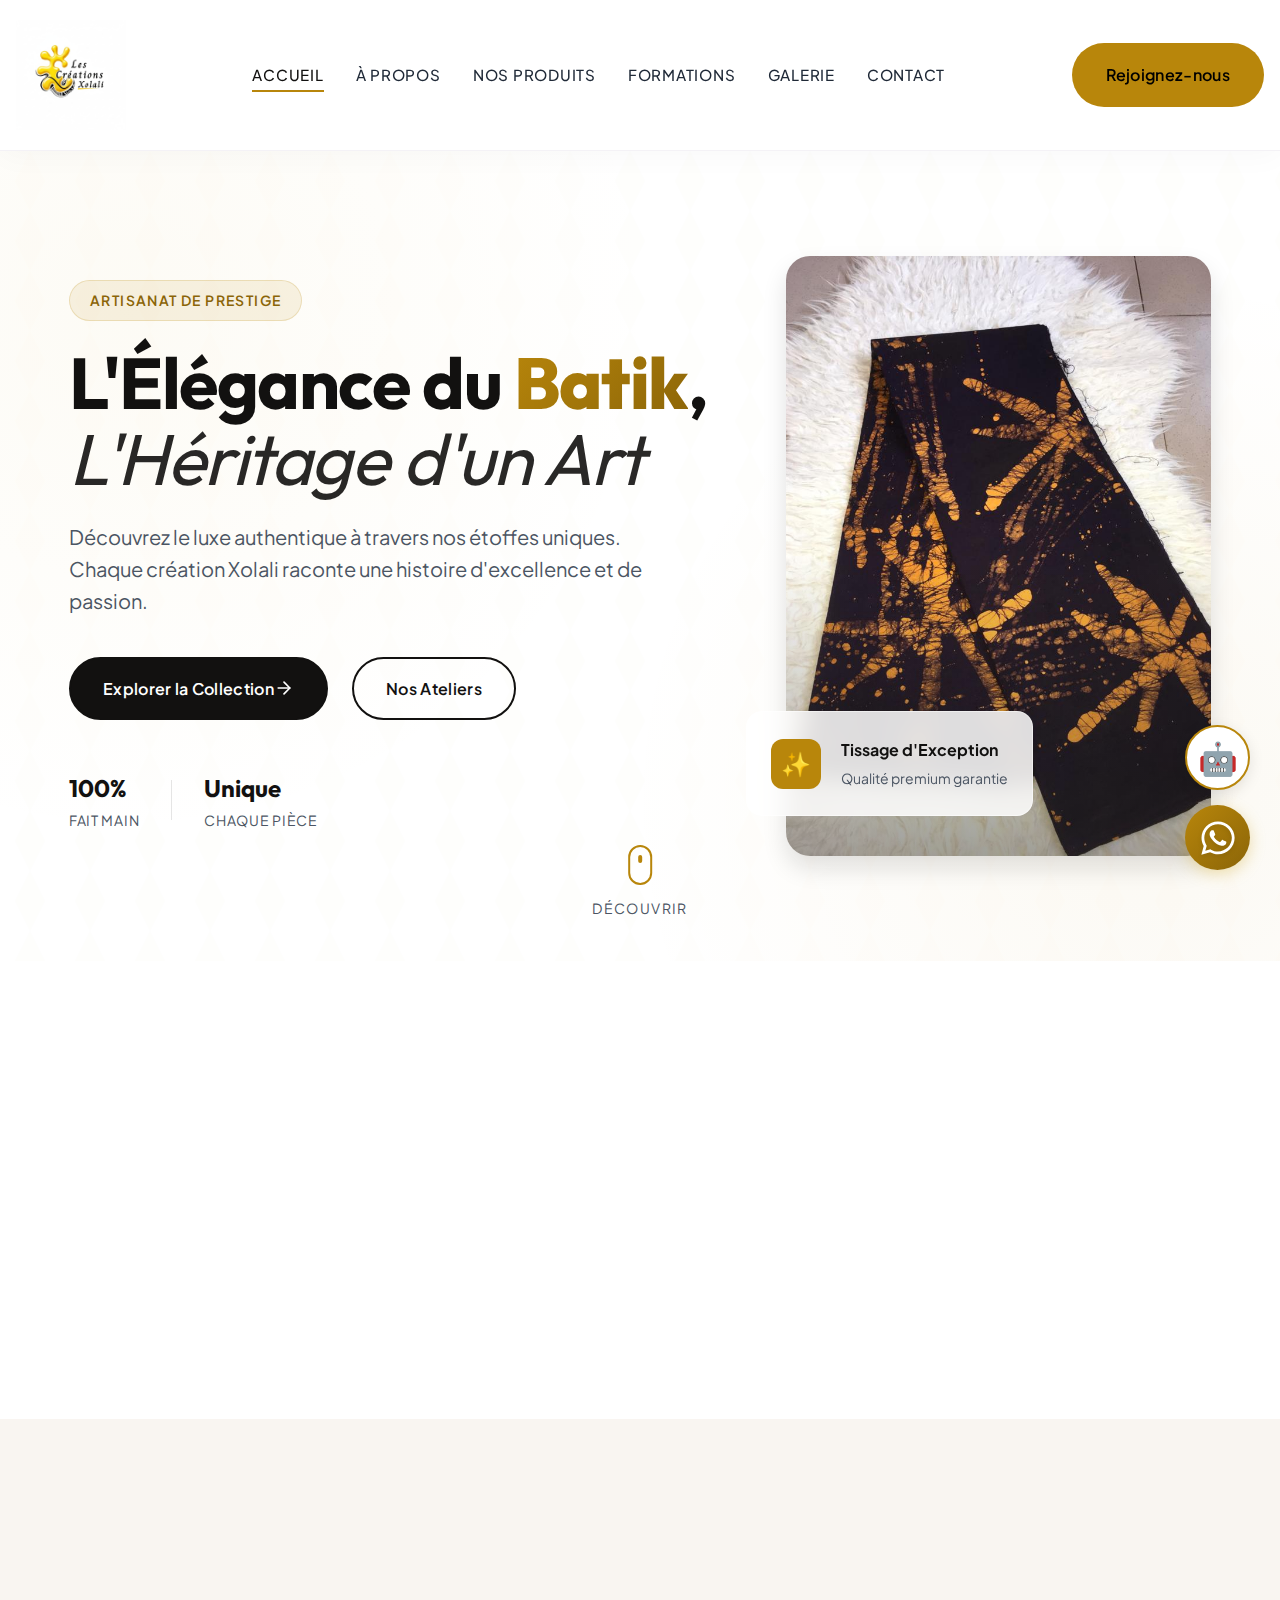
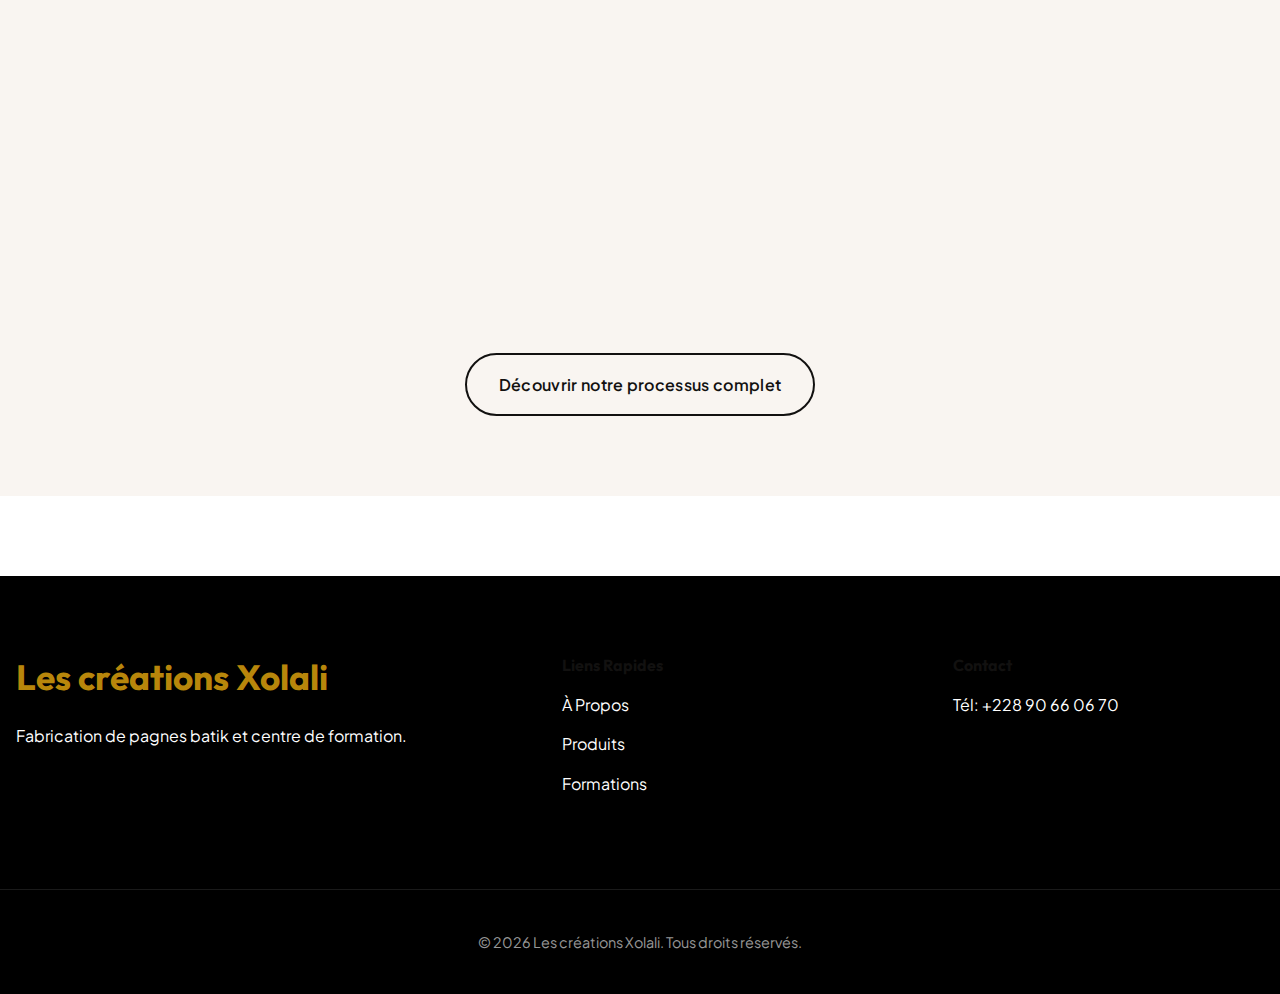
<file: index.html>
<!DOCTYPE html>
<html lang="fr">

<head>
    <meta charset="UTF-8">
    <meta name="viewport" content="width=device-width, initial-scale=1.0">
    <meta name="description"
        content="Découvrez nos pagnes batik artisanaux et nos formations pratiques. Valorisation du savoir-faire local et créations uniques.">
    <title>Les créations Xolali - Pagnes Batik & Formations</title>

    <!-- Google Fonts -->
    <link rel="preconnect" href="https://fonts.googleapis.com">
    <link rel="preconnect" href="https://fonts.gstatic.com" crossorigin>
    <link
        href="https://fonts.googleapis.com/css2?family=Outfit:wght@400;500;600;700;800&family=Plus+Jakarta+Sans:wght@400;500;600;700&display=swap"
        rel="stylesheet">

    <!-- Styles -->
    <link rel="icon" type="image/jpeg" href="assets/image/xolalis-logo.jpg">
    <link rel="stylesheet" href="assets/css/style.css">
</head>

<body>

    <!-- Header -->
    <header class="header">
        <div class="container header__container">
            <a href="index.html" class="logo">
                <img src="assets/image/xolalis-logo.jpg" alt="Les Créations Xolali">
            </a>

            <button class="nav-toggle" aria-label="Ouvrir le menu">
                <span class="hamburger"></span>
            </button>

            <nav class="nav">
                <ul class="nav__list">
                    <li class="nav__item"><a href="index.html" class="nav__link active">Accueil</a></li>
                    <li class="nav__item"><a href="about.html" class="nav__link">À Propos</a></li>
                    <li class="nav__item"><a href="products.html" class="nav__link">Nos Produits</a></li>
                    <li class="nav__item"><a href="formations.html" class="nav__link">Formations</a></li>
                    <li class="nav__item"><a href="gallery.html" class="nav__link">Galerie</a></li>
                    <li class="nav__item"><a href="contact.html" class="nav__link">Contact</a></li>
                </ul>
                <a href="inscription.html" class="btn btn--cta nav__cta">Rejoignez-nous</a>
            </nav>
        </div>
    </header>

    <!-- Main Content -->
    <main>
        <!-- Hero Section -->
        <section class="hero">
            <div class="hero__bg-decoration"></div>
            <div class="container hero__container">
                <div class="hero__content">
                    <div class="hero__badge reveal">Artisanat de Prestige</div>
                    <h1 class="hero__title reveal">
                        L'Élégance du <span class="text-gradient">Batik</span>,<br>
                        <span class="text-serif">L'Héritage d'un Art</span>
                    </h1>
                    <p class="hero__text reveal">
                        Découvrez le luxe authentique à travers nos étoffes uniques.
                        Chaque création Xolali raconte une histoire d'excellence et de passion.
                    </p>
                    <div class="hero__buttons reveal">
                        <a href="products.html" class="btn btn--primary">
                            <span>Explorer la Collection</span>
                            <svg width="20" height="20" viewBox="0 0 24 24" fill="none" stroke="currentColor"
                                stroke-width="2" stroke-linecap="round" stroke-linejoin="round">
                                <line x1="5" y1="12" x2="19" y2="12"></line>
                                <polyline points="12 5 19 12 12 19"></polyline>
                            </svg>
                        </a>
                        <a href="formations.html" class="btn btn--outline">Nos Ateliers</a>
                    </div>
                    <div class="hero__stats reveal">
                        <div class="stat-item">
                            <span class="stat-number">100%</span>
                            <span class="stat-label">Fait Main</span>
                        </div>
                        <div class="stat-divider"></div>
                        <div class="stat-item">
                            <span class="stat-number">Unique</span>
                            <span class="stat-label">Chaque Pièce</span>
                        </div>
                    </div>
                </div>
                <div class="hero__visual reveal">
                    <div class="hero__image-wrapper">
                        <div class="hero-slider">
                            <img src="assets/image/IMG_20220227_WA_0011_11d27035aa.jpg" alt="Collection Batik de Luxe"
                                class="img-hero active">
                            <img src="assets/image/gallery-batik-2.jpg" alt="Motifs Batik Exclusifs" class="img-hero">
                            <img src="assets/image/hero-mobile.jpg" alt="Formation Professionnelle" class="img-hero">
                            <img src="assets/image/product-sac.jpg" alt="Robe Batik Élégante" class="img-hero">
                            <img src="assets/image/gallery-batik-5.jpg" alt="Mode Batik Moderne" class="img-hero">
                        </div>
                        <div class="hero__image-overlay"></div>
                    </div>
                    <div class="hero__floating-card glass">
                        <div class="floating-card__icon">✨</div>
                        <div class="floating-card__content">
                            <p class="floating-card__title">Tissage d'Exception</p>
                            <p class="floating-card__text">Qualité premium garantie</p>
                        </div>
                    </div>
                </div>
            </div>
            <div class="hero__scroll-indicator">
                <div class="mouse"></div>
                <span>Découvrir</span>
            </div>
        </section>

        <!-- Features/Intro Section -->
        <section class="section">
            <div class="container">
                <div class="section__header reveal">
                    <h2 class="section__title">Pourquoi choisir Les créations Xolali ?</h2>
                    <p class="section__subtitle">Expertise, Créativité et Passion</p>
                </div>
                <div class="grid grid--3">
                    <div class="card reveal reveal-delay-1">
                        <h3 class="card__title">Savoir-faire Artisanal</h3>
                        <p class="card__text">Des techniques traditionnelles maîtrisées pour des étoffes de qualité
                            supérieure.</p>
                    </div>
                    <div class="card reveal reveal-delay-2">
                        <h3 class="card__title">Créations Uniques</h3>
                        <p class="card__text">Chaque pagne raconte une histoire avec des motifs et couleurs exclusifs.
                        </p>
                    </div>
                    <div class="card reveal reveal-delay-3">
                        <h3 class="card__title">Formation Pratique</h3>
                        <p class="card__text">Transmettre notre passion à travers des ateliers pour tous niveaux.</p>
                    </div>
                </div>
            </div>
            <!-- Process Preview Section -->
            <section class="section section--alt">
                <div class="container">
                    <div class="section__header reveal">
                        <h2 class="section__title">L'Art du Batik</h2>
                        <p class="section__subtitle">Un processus minutieux pour une qualité exceptionnelle</p>
                    </div>
                    <div class="grid grid--2">
                        <div class="card reveal">
                            <h3 class="card__title">Créativité sans limite</h3>
                            <p class="card__text">Nos artisans dessinent chaque motif à la main avec une précision
                                d'orfèvre. L'utilisation de la cire permet de créer des réserves uniques qui donneront
                                vie à des designs exclusifs.</p>
                        </div>
                        <div class="card reveal reveal-delay-1">
                            <h3 class="card__title">Teintures Éclatantes</h3>
                            <p class="card__text">Nous utilisons des pigments de haute qualité pour garantir des
                                couleurs vibrantes qui résistent au temps. Chaque pièce passe par plusieurs bains pour
                                obtenir la nuance parfaite.</p>
                        </div>
                    </div>
                    <div style="text-align: center; margin-top: 3rem;">
                        <a href="about.html" class="btn btn--outline">Découvrir notre processus complet</a>
                    </div>
                </div>
            </section>
    </main>

    <!-- Footer -->
    <footer class="footer">
        <div class="container footer__container">
            <div class="footer__col">
                <h3 class="footer__logo">Les créations Xolali</h3>
                <p>Fabrication de pagnes batik et centre de formation.</p>
            </div>
            <div class="footer__col">
                <h4>Liens Rapides</h4>
                <ul class="footer__links">
                    <li><a href="about.html">À Propos</a></li>
                    <li><a href="products.html">Produits</a></li>
                    <li><a href="formations.html">Formations</a></li>
                </ul>
            </div>
            <div class="footer__col">
                <h4>Contact</h4>
                <p></p>
                <p>Tél: +228 90 66 06 70</p>
            </div>
        </div>
        <div class="footer__bottom">
            <p>&copy; 2026 Les créations Xolali. Tous droits réservés.</p>
        </div>
    </footer>

    <script src="assets/js/main.js"></script>
</body>

</html>
</file>
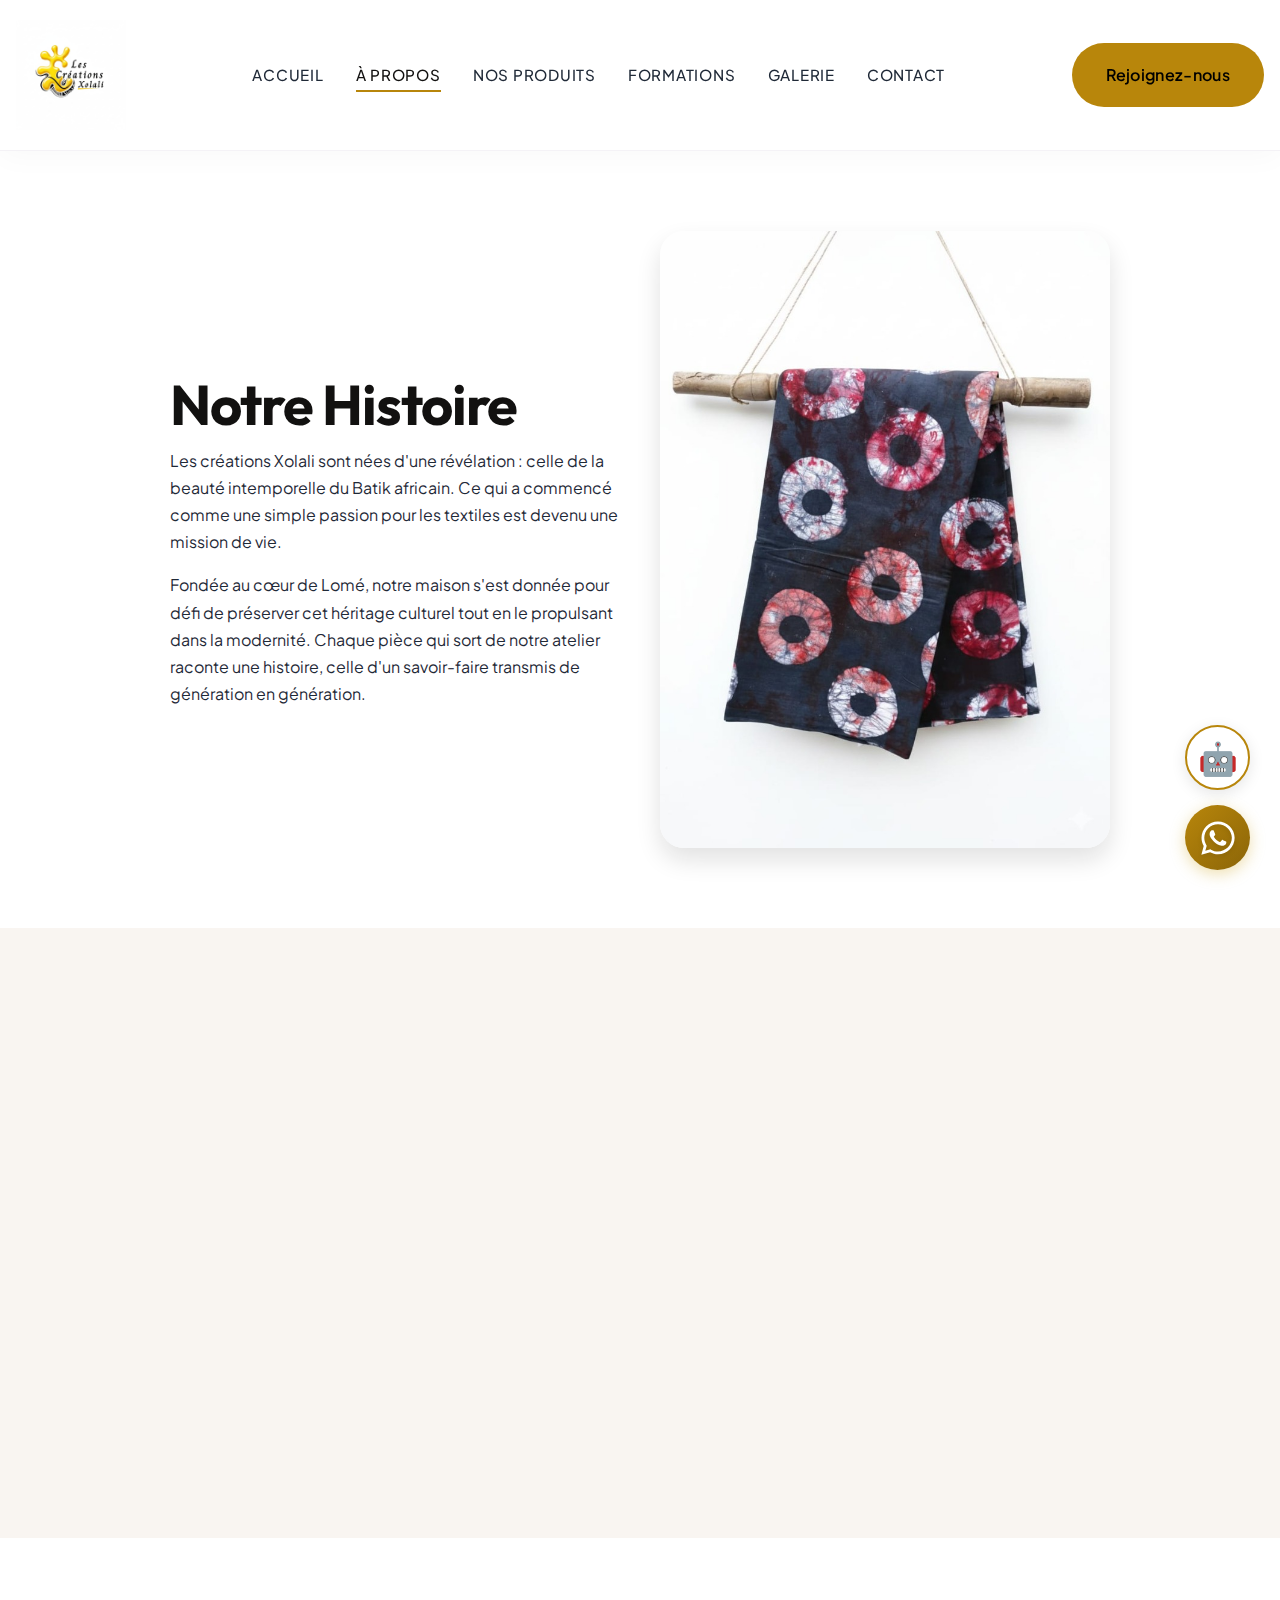
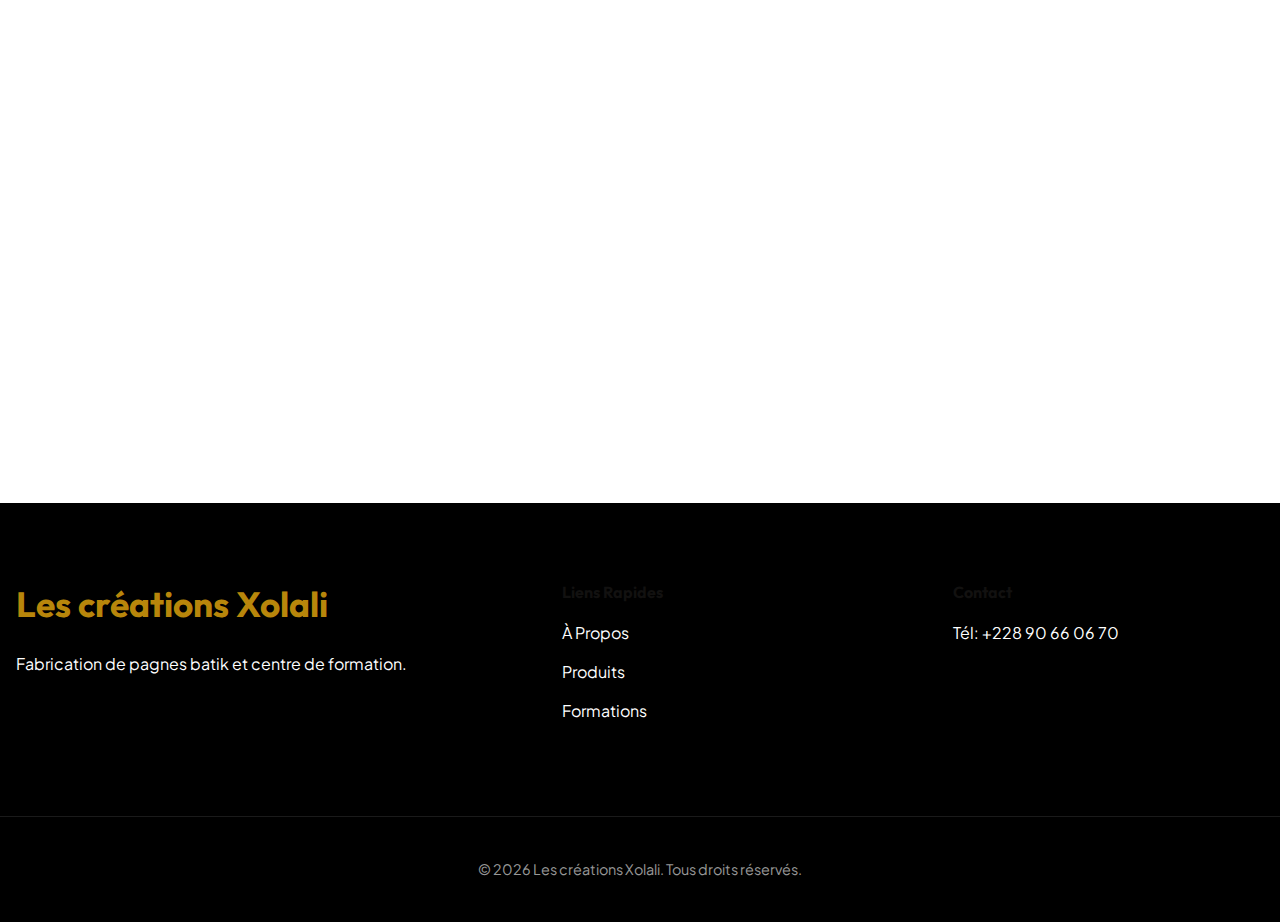
<file: about.html>
<!DOCTYPE html>
<html lang="fr">

<head>
    <meta charset="UTF-8">
    <meta name="viewport" content="width=device-width, initial-scale=1.0">
    <meta name="description"
        content="L'histoire de Xola Boutique, notre vision, mission et notre processus de fabrication artisanal de batik.">
    <title>À Propos - Les créations Xolali</title>

    <link rel="preconnect" href="https://fonts.googleapis.com">
    <link rel="preconnect" href="https://fonts.gstatic.com" crossorigin>
    <link
        href="https://fonts.googleapis.com/css2?family=Outfit:wght@400;500;600;700;800&family=Plus+Jakarta+Sans:wght@400;500;600;700&display=swap"
        rel="stylesheet">
    <link rel="icon" type="image/jpeg" href="assets/image/xolalis-logo.jpg">
    <link rel="stylesheet" href="assets/css/style.css">
</head>

<body>

    <header class="header">
        <div class="container header__container">
            <a href="index.html" class="logo">
                <img src="assets/image/xolalis-logo.jpg" alt="Les Créations Xolali">
            </a>
            <button class="nav-toggle" aria-label="Ouvrir le menu"><span class="hamburger"></span></button>
            <nav class="nav">
                <ul class="nav__list">
                    <li class="nav__item"><a href="index.html" class="nav__link">Accueil</a></li>
                    <li class="nav__item"><a href="about.html" class="nav__link active">À Propos</a></li>
                    <li class="nav__item"><a href="products.html" class="nav__link">Nos Produits</a></li>
                    <li class="nav__item"><a href="formations.html" class="nav__link">Formations</a></li>
                    <li class="nav__item"><a href="gallery.html" class="nav__link">Galerie</a></li>
                    <li class="nav__item"><a href="contact.html" class="nav__link">Contact</a></li>
                </ul>
                <a href="inscription.html" class="btn btn--cta nav__cta">Rejoignez-nous</a>
            </nav>
        </div>
    </header>

    <main>
        <!-- Story Section -->
        <section class="section">
            <div class="container">
                <div class="grid grid--2" style="align-items: center;">
                    <div class="reveal">
                        <h1 class="section__title">Notre Histoire</h1>
                        <p style="margin-bottom: 1rem;">Les créations Xolali sont nées d'une révélation : celle de la
                            beauté
                            intemporelle du Batik africain. Ce qui a commencé comme une simple passion pour les textiles
                            est devenu une mission de vie.</p>
                        <p>Fondée au cœur de Lomé, notre maison s'est donnée pour défi de préserver cet héritage
                            culturel tout en le propulsant dans la modernité. Chaque pièce qui sort de notre atelier
                            raconte une histoire, celle d'un savoir-faire transmis de génération en génération.</p>
                    </div>
                    <div class="reveal reveal-delay-1">
                        <img src="assets/image/gallery-batik-4.jpg" alt="Atelier Xolali"
                            style="border-radius: var(--radius-lg); box-shadow: var(--shadow-lg);">
                    </div>
                </div>
            </div>
        </section>

        <!-- Founder Section -->
        <section class="section section--alt">
            <div class="container">
                <div class="grid grid--2" style="align-items: center;">
                    <div class="reveal">
                        <img src="assets/image/xolalis-logo.jpg" alt="La Fondatrice"
                            style="border-radius: var(--radius-lg); box-shadow: var(--shadow-lg);">
                    </div>
                    <div class="reveal reveal-delay-1">
                        <h2 class="section__title">Le Mot de la Fondatrice</h2>
                        <p class="section__subtitle" style="margin-bottom: 1.5rem; color: var(--color-primary);">"Le
                            Batik est plus qu'un tissu, c'est une identité."</p>
                        <p>Passionnée par l'art et la mode, j'ai voulu créer un espace où la tradition rencontre
                            l'élégance contemporaine. Les créations Xolali ne sont pas seulement une marque de
                            vêtements, c'est
                            un engagement envers l'excellence artisanale et l'autonomisation par la formation.</p>
                        <!-- Signature placeholder could go here -->
                        <h4 style="margin-top: 1.5rem;">- Mme Xolali</h4>
                    </div>
                </div>
            </div>
        </section>

        <!-- Mission & Values -->
        <section class="section">
            <div class="container">
                <div class="section__header reveal">
                    <h2 class="section__title">Nos Piliers</h2>
                    <p class="section__subtitle">Ce qui nous guide au quotidien</p>
                </div>
                <div class="grid grid--3">
                    <div class="card reveal">
                        <h3 class="card__title">Excellence</h3>
                        <p class="card__text">Nous ne faisons aucun compromis sur la qualité. De la sélection du coton à
                            la finition des coutures, tout est contrôlé rigoureusement.</p>
                    </div>
                    <div class="card reveal reveal-delay-1">
                        <h3 class="card__title">Transmission</h3>
                        <p class="card__text">À travers nos formations, nous partageons nos secrets de fabrication pour
                            permettre à d'autres de vivre de cet art noble.</p>
                    </div>
                    <div class="card reveal reveal-delay-2">
                        <h3 class="card__title">Innovation</h3>
                        <p class="card__text">Nous revisitons les motifs classiques pour proposer des designs frais et
                            actuels qui séduisent une clientèle internationale.</p>
                    </div>
                </div>
            </div>
        </section>
    </main>

    <footer class="footer">
        <div class="container footer__container">
            <div class="footer__col">
                <h3 class="footer__logo">Les créations Xolali</h3>
                <p>Fabrication de pagnes batik et centre de formation.</p>
            </div>
            <div class="footer__col">
                <h4>Liens Rapides</h4>
                <ul class="footer__links">
                    <li><a href="about.html">À Propos</a></li>
                    <li><a href="products.html">Produits</a></li>
                    <li><a href="formations.html">Formations</a></li>
                </ul>
            </div>
            <div class="footer__col">
                <h4>Contact</h4>
                <p></p>
                <p>Tél: +228 90 66 06 70</p>
            </div>
        </div>
        <div class="footer__bottom">
            <p>&copy; 2026 Les créations Xolali. Tous droits réservés.</p>
        </div>
    </footer>

    <script src="assets/js/main.js"></script>
</body>

</html>
</file>
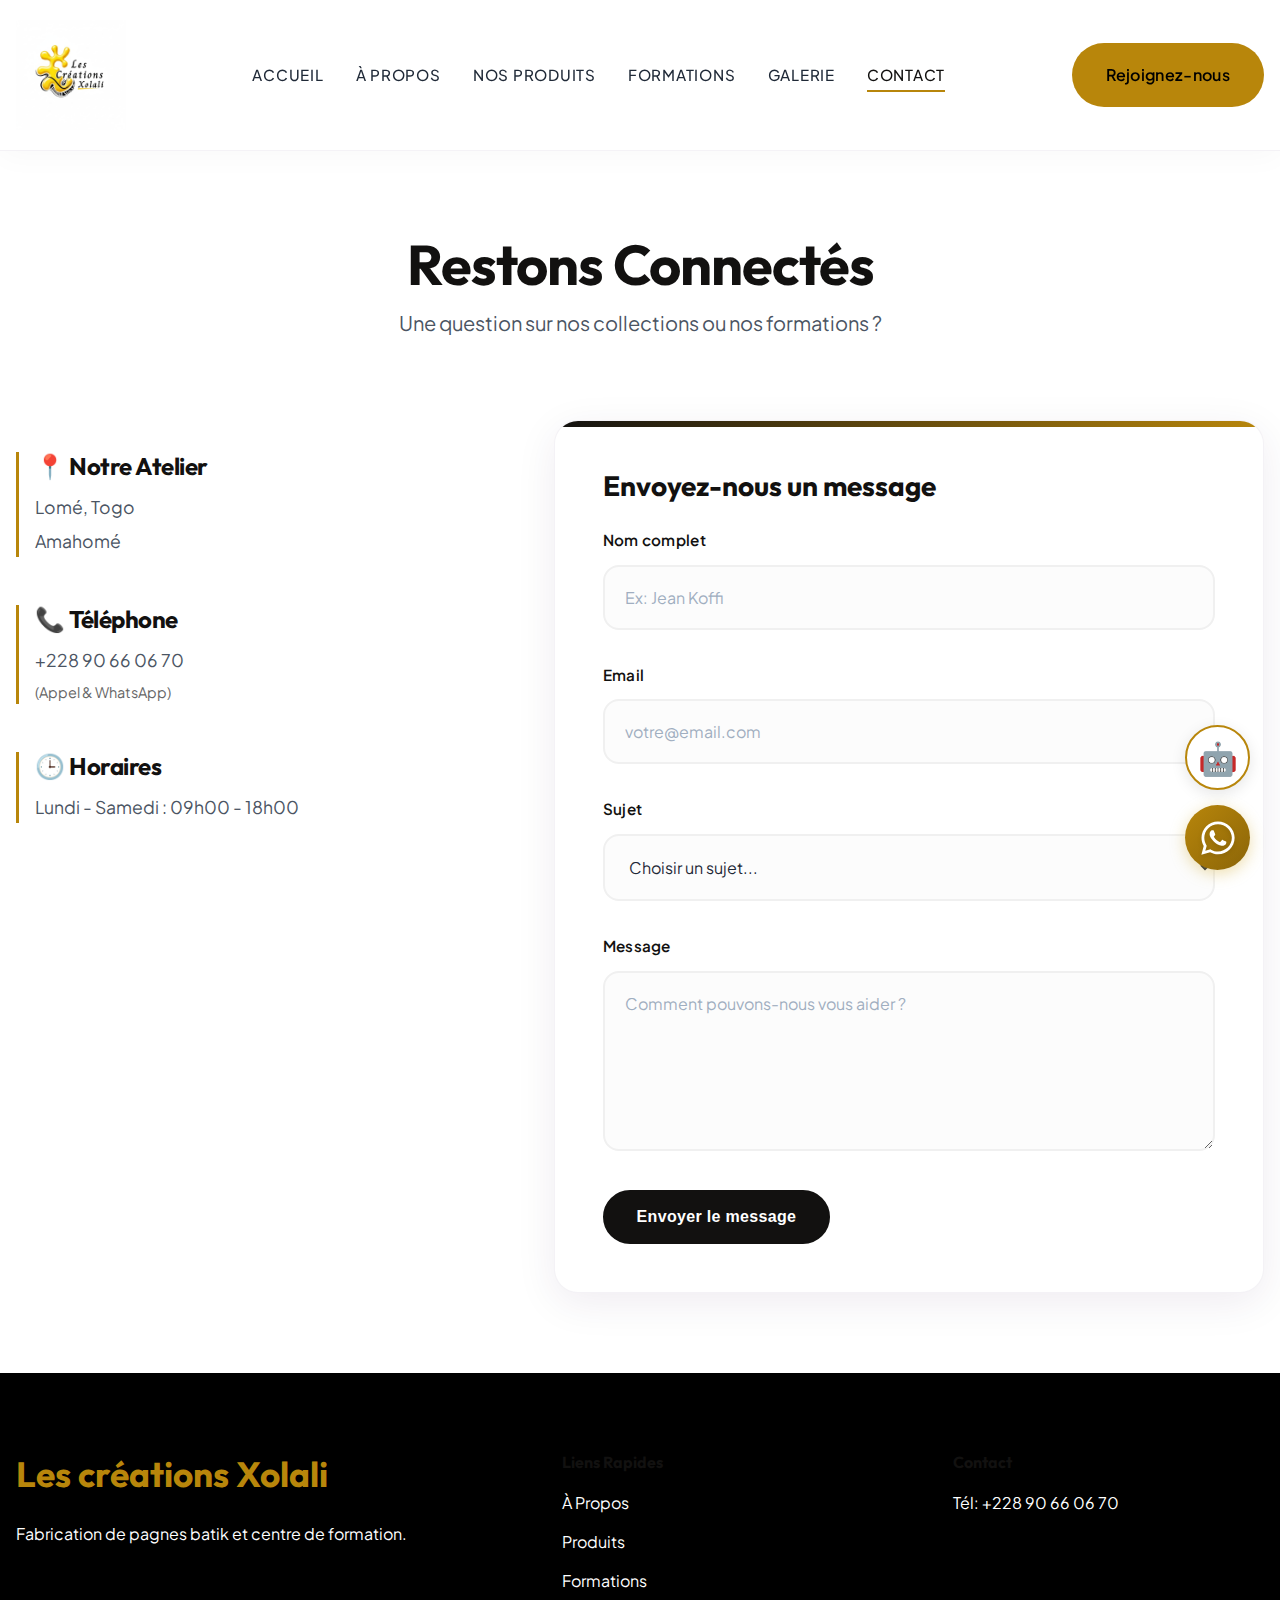
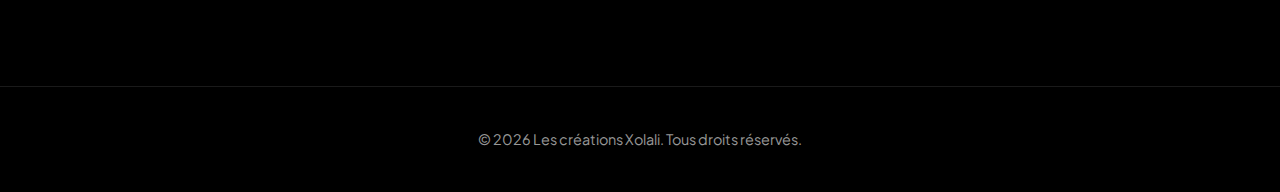
<file: contact.html>
<!DOCTYPE html>
<html lang="fr">

<head>
    <meta charset="UTF-8">
    <meta name="viewport" content="width=device-width, initial-scale=1.0">
    <meta name="description" content="Contactez Les Créations Xolali pour toute question, commande ou partenariat.">
    <title>Contact - Les créations Xolali</title>

    <link rel="preconnect" href="https://fonts.googleapis.com">
    <link rel="preconnect" href="https://fonts.gstatic.com" crossorigin>
    <link
        href="https://fonts.googleapis.com/css2?family=Outfit:wght@400;500;600;700;800&family=Plus+Jakarta+Sans:wght@400;500;600;700&display=swap"
        rel="stylesheet">
    <link rel="icon" type="image/jpeg" href="assets/image/xolalis-logo.jpg">
    <link rel="stylesheet" href="assets/css/style.css">
</head>

<body>

    <header class="header">
        <div class="container header__container">
            <a href="index.html" class="logo">
                <img src="assets/image/xolalis-logo.jpg" alt="Les Créations Xolali">
            </a>
            <button class="nav-toggle" aria-label="Ouvrir le menu"><span class="hamburger"></span></button>
            <nav class="nav">
                <ul class="nav__list">
                    <li class="nav__item"><a href="index.html" class="nav__link">Accueil</a></li>
                    <li class="nav__item"><a href="about.html" class="nav__link">À Propos</a></li>
                    <li class="nav__item"><a href="products.html" class="nav__link">Nos Produits</a></li>
                    <li class="nav__item"><a href="formations.html" class="nav__link">Formations</a></li>
                    <li class="nav__item"><a href="gallery.html" class="nav__link">Galerie</a></li>
                    <li class="nav__item"><a href="contact.html" class="nav__link active">Contact</a></li>
                </ul>
                <a href="inscription.html" class="btn btn--cta nav__cta">Rejoignez-nous</a>
            </nav>
        </div>
    </header>

    <main>
        <section class="section">
            <div class="container">
                <div class="section__header reveal">
                    <h1 class="section__title">Restons Connectés</h1>
                    <p class="section__subtitle">Une question sur nos collections ou nos formations ?</p>
                </div>

                <div class="contact-container">
                    <div class="contact-info reveal">
                        <div class="contact-info-item">
                            <h3 class="contact-info-title">📍 Notre Atelier</h3>
                            <p>Lomé, Togo</p>
                            <p>Amahomé</p>
                        </div>
                        <div class="contact-info-item">
                            <h3 class="contact-info-title">📞 Téléphone</h3>
                            <p class="text-primary font-bold">+228 90 66 06 70</p>
                            <p style="font-size: 0.9rem; color: #666;">(Appel & WhatsApp)</p>
                        </div>
                        <div class="contact-info-item">
                            <h3 class="contact-info-title">🕒 Horaires</h3>
                            <p>Lundi - Samedi : 09h00 - 18h00</p>
                        </div>
                    </div>

                    <div class="form-container reveal reveal-delay-1">
                        <h3 style="margin-bottom: 1.5rem; color: var(--color-primary);">Envoyez-nous un message</h3>
                        <form name="contact" method="POST" action="https://formspree.io/f/mlgblqrg">
                            <div class="form-group">
                                <label for="contact-name" class="form-label">Nom complet</label>
                                <input type="text" id="contact-name" name="nom" class="form-input"
                                    placeholder="Ex: Jean Koffi" required>
                            </div>
                            <div class="form-group">
                                <label for="contact-email" class="form-label">Email</label>
                                <input type="email" id="contact-email" name="email" class="form-input"
                                    placeholder="votre@email.com" required>
                            </div>
                            <div class="form-group">
                                <label for="contact-sujet" class="form-label">Sujet</label>
                                <select id="contact-sujet" name="sujet" class="form-select" required
                                    title="Choisir un sujet">
                                    <option value="" disabled selected>Choisir un sujet...</option>
                                    <option value="general">Renseignements Généraux</option>
                                    <option value="commande">Commande Personnalisée</option>
                                    <option value="partenariat">Partenariat</option>
                                    <option value="autre">Autre</option>
                                </select>
                            </div>
                            <div class="form-group">
                                <label for="contact-message" class="form-label">Message</label>
                                <textarea id="contact-message" name="message" class="form-textarea"
                                    placeholder="Comment pouvons-nous vous aider ?" required></textarea>
                            </div>
                            <button type="submit" class="btn btn--primary w-100">Envoyer le message</button>
                        </form>
                    </div>
                </div>
            </div>
        </section>
    </main>

    <footer class="footer">
        <div class="container footer__container">
            <div class="footer__col">
                <h3 class="footer__logo">Les créations Xolali</h3>
                <p>Fabrication de pagnes batik et centre de formation.</p>
            </div>
            <div class="footer__col">
                <h4>Liens Rapides</h4>
                <ul class="footer__links">
                    <li><a href="about.html">À Propos</a></li>
                    <li><a href="products.html">Produits</a></li>
                    <li><a href="formations.html">Formations</a></li>
                </ul>
            </div>
            <div class="footer__col">
                <h4>Contact</h4>
                <p></p>
                <p>Tél: +228 90 66 06 70</p>
            </div>
        </div>
        <div class="footer__bottom">
            <p>&copy; 2026 Les créations Xolali. Tous droits réservés.</p>
        </div>
    </footer>

    <script src="assets/js/main.js"></script>
</body>

</html>
</file>
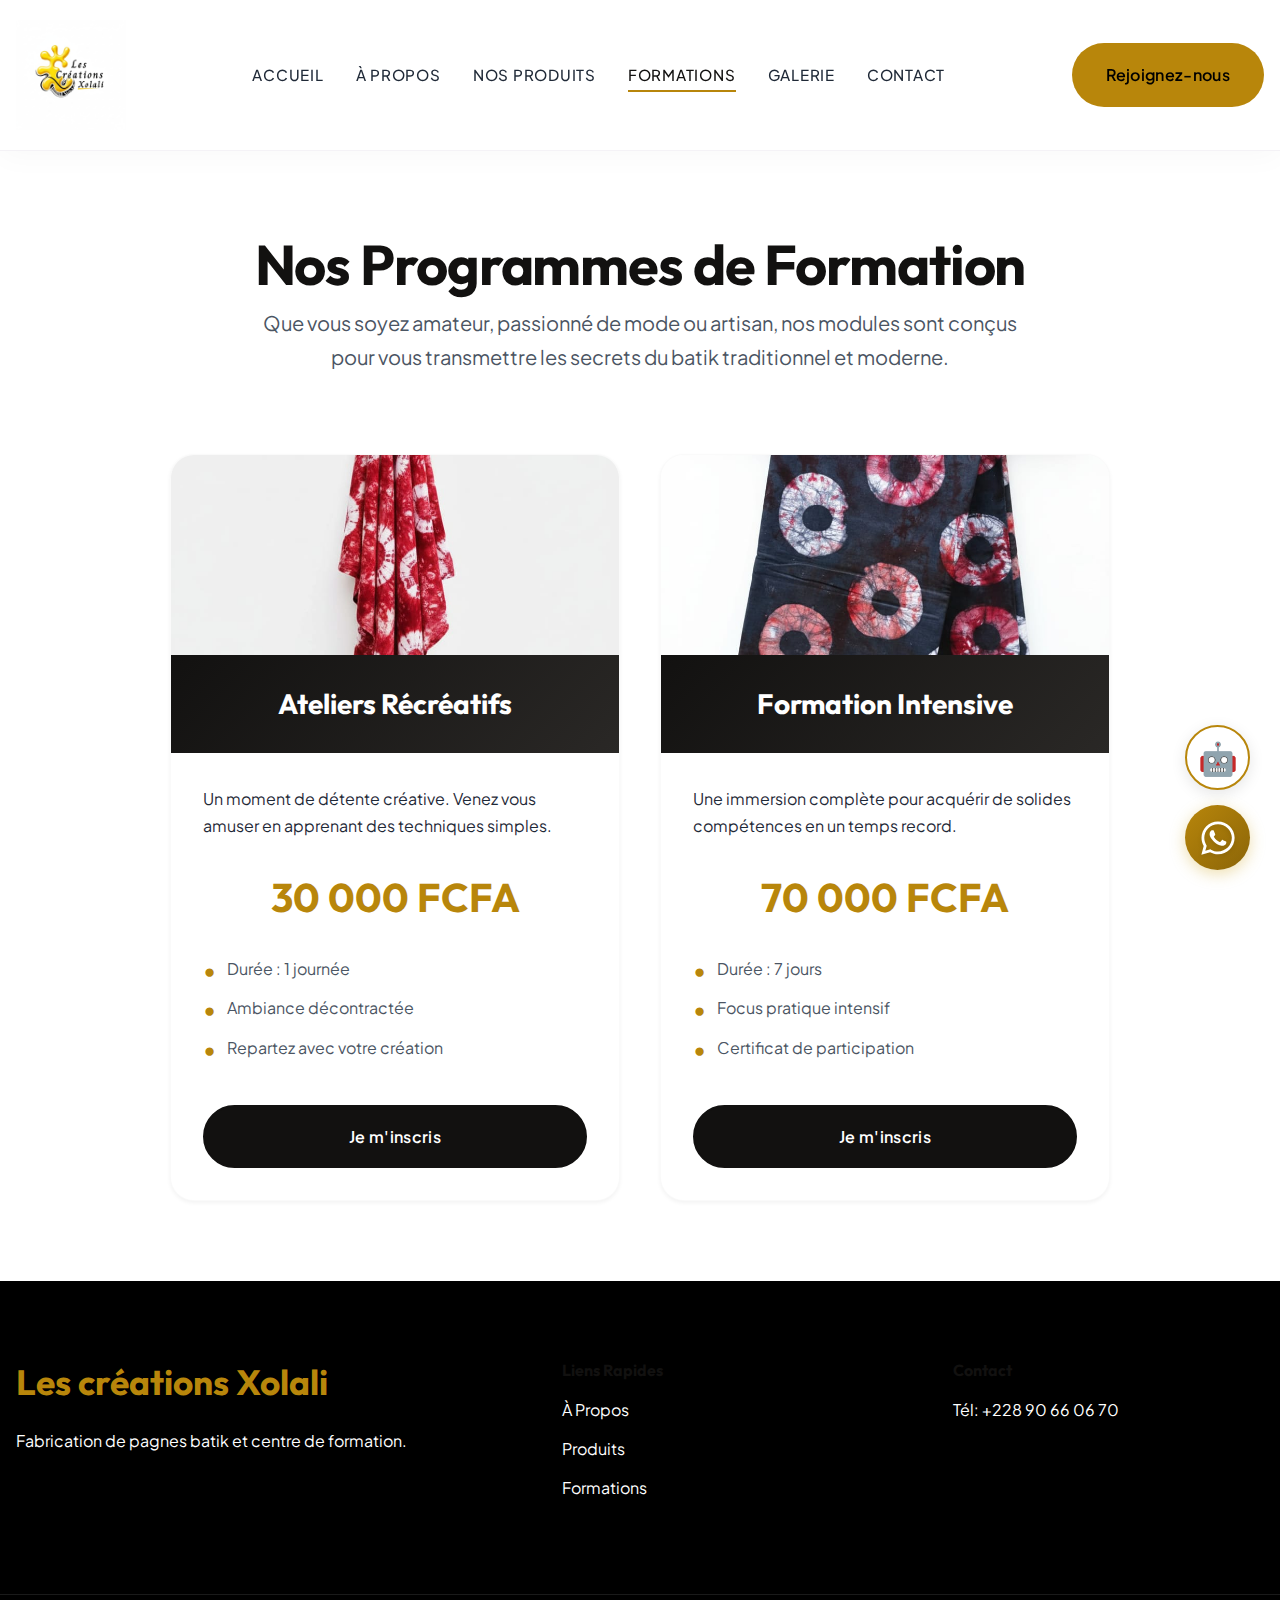
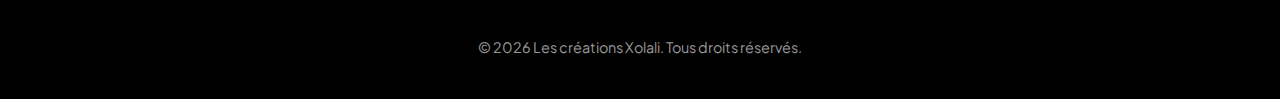
<file: formations.html>
<!DOCTYPE html>
<html lang="fr">

<head>
    <meta charset="UTF-8">
    <meta name="viewport" content="width=device-width, initial-scale=1.0">
    <meta name="description"
        content="Formations pratiques en teinture batik pour débutants et confirmés chez Les créations Xolali.">
    <title>Nos Formations - Les créations Xolali</title>

    <link rel="preconnect" href="https://fonts.googleapis.com">
    <link rel="preconnect" href="https://fonts.gstatic.com" crossorigin>
    <link
        href="https://fonts.googleapis.com/css2?family=Outfit:wght@400;500;600;700;800&family=Plus+Jakarta+Sans:wght@400;500;600;700&display=swap"
        rel="stylesheet">
    <link rel="icon" type="image/jpeg" href="assets/image/xolalis-logo.jpg">
    <link rel="stylesheet" href="assets/css/style.css">
</head>

<body>

    <header class="header">
        <div class="container header__container">
            <a href="index.html" class="logo">
                <img src="assets/image/xolalis-logo.jpg" alt="Les Créations Xolali">
            </a>
            <button class="nav-toggle" aria-label="Ouvrir le menu"><span class="hamburger"></span></button>
            <nav class="nav">
                <ul class="nav__list">
                    <li class="nav__item"><a href="index.html" class="nav__link">Accueil</a></li>
                    <li class="nav__item"><a href="about.html" class="nav__link">À Propos</a></li>
                    <li class="nav__item"><a href="products.html" class="nav__link">Nos Produits</a></li>
                    <li class="nav__item"><a href="formations.html" class="nav__link active">Formations</a></li>
                    <li class="nav__item"><a href="gallery.html" class="nav__link">Galerie</a></li>
                    <li class="nav__item"><a href="contact.html" class="nav__link">Contact</a></li>
                </ul>
                <a href="inscription.html" class="btn btn--cta nav__cta">Rejoignez-nous</a>
            </nav>
        </div>
    </header>

    <main>
        <section class="section">
            <div class="container">
                <div class="section__header">
                    <h1 class="section__title">Nos Programmes de Formation</h1>
                    <p class="section__subtitle">Que vous soyez amateur, passionné de mode ou artisan, nos modules sont
                        conçus pour vous transmettre les secrets du batik traditionnel et moderne.</p>
                </div>

                <div class="grid grid--2">
                    <!-- Formation 1 : Ateliers Récréatifs -->
                    <div class="formation-card">
                        <img src="assets/image/WhatsApp Image 2026-01-26 at 19.55.jpeg" alt="Atelier Récréatif"
                            style="height: 200px; object-fit: cover;">
                        <div class="formation-header">
                            <h3>Ateliers Récréatifs</h3>
                        </div>
                        <div class="formation-body">
                            <p>Un moment de détente créative. Venez vous amuser en apprenant des techniques simples.</p>
                            <div class="formation-price">30 000 FCFA</div>
                            <ul class="formation-list">
                                <li>Durée : 1 journée</li>
                                <li>Ambiance décontractée</li>
                                <li>Repartez avec votre création</li>
                            </ul>
                            <a href="inscription.html?course=recratif" class="btn btn--primary w-100 text-center">Je
                                m'inscris</a>
                        </div>
                    </div>

                    <!-- Formation 2 : Formation Intensive -->
                    <div class="formation-card">
                        <img src="assets/image/WhatsApp Image 2026-01-26 at 19.55.42.jpeg" alt="Formation Intensive"
                            style="height: 200px; object-fit: cover;">
                        <div class="formation-header">
                            <h3>Formation Intensive</h3>
                        </div>
                        <div class="formation-body">
                            <p>Une immersion complète pour acquérir de solides compétences en un temps record.</p>
                            <div class="formation-price">70 000 FCFA</div>
                            <ul class="formation-list">
                                <li>Durée : 7 jours</li>
                                <li>Focus pratique intensif</li>
                                <li>Certificat de participation</li>
                            </ul>
                            <a href="inscription.html?course=intensive" class="btn btn--primary w-100 text-center">Je
                                m'inscris</a>
                        </div>
                    </div>
                </div>
            </div>
        </section>
    </main>

    <footer class="footer">
        <div class="container footer__container">
            <div class="footer__col">
                <h3 class="footer__logo">Les créations Xolali</h3>
                <p>Fabrication de pagnes batik et centre de formation.</p>
            </div>
            <div class="footer__col">
                <h4>Liens Rapides</h4>
                <ul class="footer__links">
                    <li><a href="about.html">À Propos</a></li>
                    <li><a href="products.html">Produits</a></li>
                    <li><a href="formations.html">Formations</a></li>
                </ul>
            </div>
            <div class="footer__col">
                <h4>Contact</h4>
                <p></p>
                <p>Tél: +228 90 66 06 70</p>
            </div>
        </div>
        <div class="footer__bottom">
            <p>&copy; 2026 Les créations Xolali. Tous droits réservés.</p>
        </div>
    </footer>

    <script src="assets/js/main.js"></script>
</body>

</html>
</file>
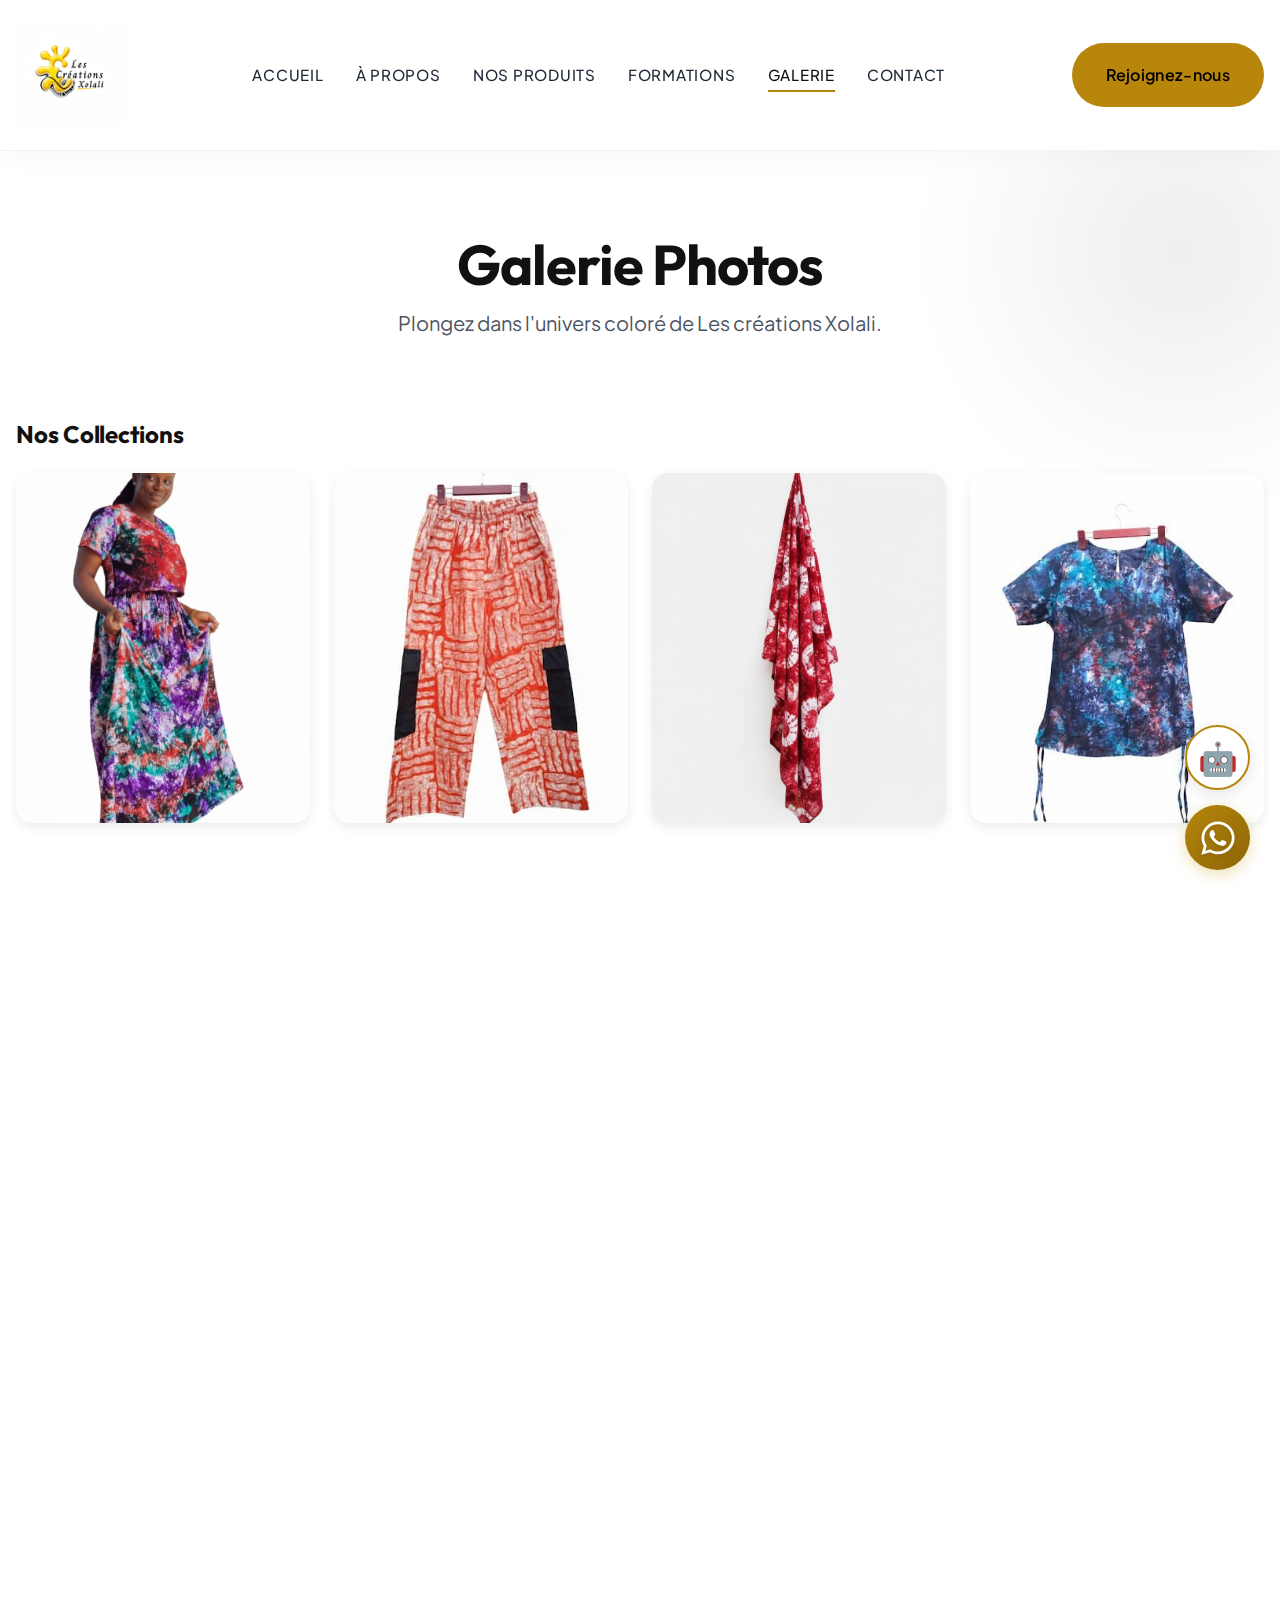
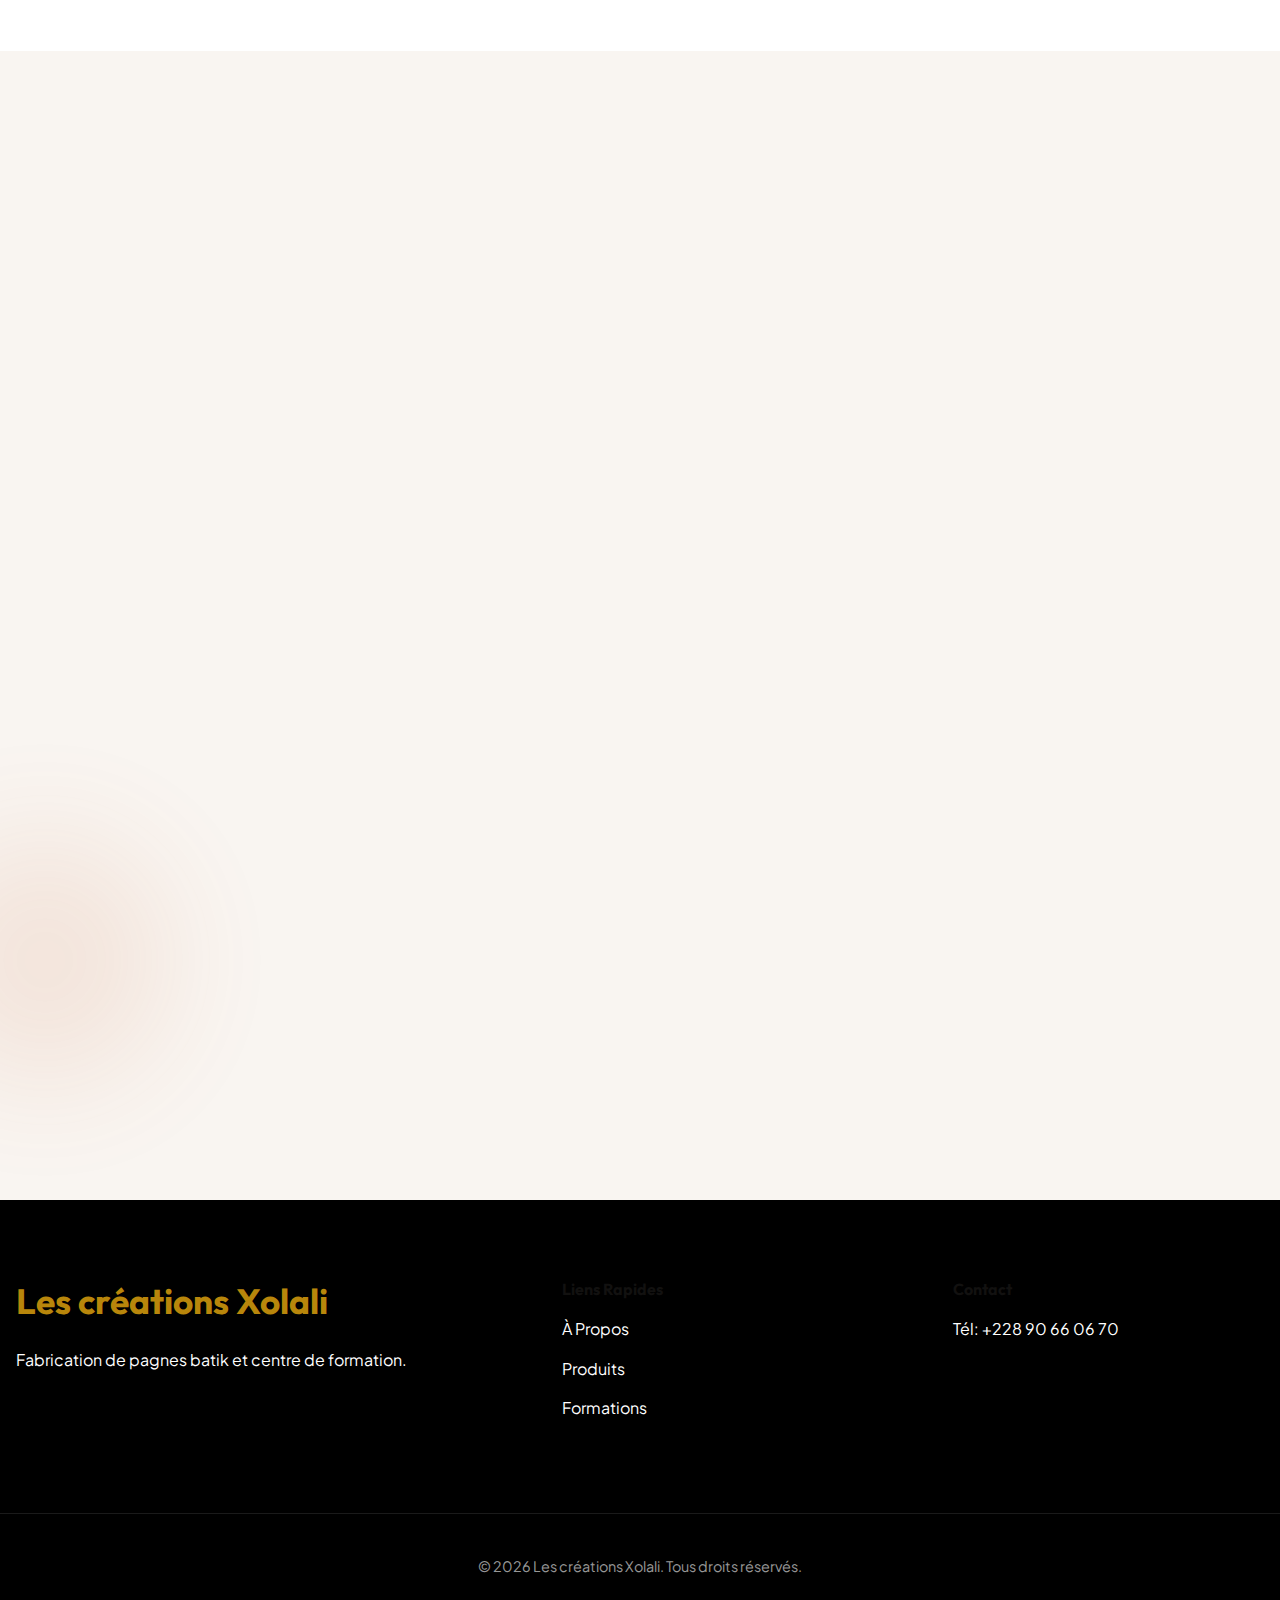
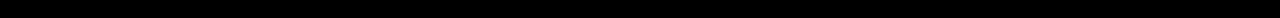
<file: gallery.html>
<!DOCTYPE html>
<html lang="fr">

<head>
    <meta charset="UTF-8">
    <meta name="viewport" content="width=device-width, initial-scale=1.0">
    <meta name="description" content="Galerie photos de nos réalisations : pagnes, ateliers et événements batik.">
    <title>Galerie - Les créations Xolali</title>

    <link rel="preconnect" href="https://fonts.googleapis.com">
    <link rel="preconnect" href="https://fonts.gstatic.com" crossorigin>
    <link
        href="https://fonts.googleapis.com/css2?family=Outfit:wght@400;500;600;700;800&family=Plus+Jakarta+Sans:wght@400;500;600;700&display=swap"
        rel="stylesheet">
    <link rel="icon" type="image/jpeg" href="assets/image/xolalis-logo.jpg">
    <link rel="stylesheet" href="assets/css/style.css">
</head>

<body>

    <header class="header">
        <div class="container header__container">
            <a href="index.html" class="logo">
                <img src="assets/image/xolalis-logo.jpg" alt="Les Créations Xolali">
            </a>
            <button class="nav-toggle" aria-label="Ouvrir le menu"><span class="hamburger"></span></button>
            <nav class="nav">
                <ul class="nav__list">
                    <li class="nav__item"><a href="index.html" class="nav__link">Accueil</a></li>
                    <li class="nav__item"><a href="about.html" class="nav__link">À Propos</a></li>
                    <li class="nav__item"><a href="products.html" class="nav__link">Nos Produits</a></li>
                    <li class="nav__item"><a href="formations.html" class="nav__link">Formations</a></li>
                    <li class="nav__item"><a href="gallery.html" class="nav__link active">Galerie</a></li>
                    <li class="nav__item"><a href="contact.html" class="nav__link">Contact</a></li>
                </ul>
                <a href="inscription.html" class="btn btn--cta nav__cta">Rejoignez-nous</a>
            </nav>
        </div>
    </header>

    <main>
        <!-- Collections Section -->
        <section class="section" style="position: relative; overflow: hidden;">
            <div class="decoration decoration--1"></div>
            <div class="container" style="position: relative; z-index: 1;">
                <div class="section__header reveal">
                    <h1 class="section__title">Galerie Photos</h1>
                    <p class="section__subtitle">Plongez dans l'univers coloré de Les créations Xolali.</p>
                </div>

                <h2 class="mb-2 reveal" style="font-size: 1.5rem; margin-bottom: 1.5rem; color: var(--color-primary);">
                    Nos Collections</h2>
                <div class="gallery-grid">
                    <div class="gallery-item reveal" data-caption="Robe Batik Élégante">
                        <img src="assets/image/product-robe.jpg" alt="Robe Batik">
                    </div>
                    <div class="gallery-item reveal reveal-delay-1" data-caption="Pantalon Moderne">
                        <img src="assets/image/product-pantalon.jpg" alt="Pantalon Batik">
                    </div>
                    <div class="gallery-item reveal reveal-delay-2" data-caption="Pagne Motif Cauris">
                        <img src="assets/image/WhatsApp Image 2026-01-26 at 19.55.jpeg" alt="Pagne Cauris">
                    </div>
                    <div class="gallery-item reveal" data-caption="T-shirt Artistique">
                        <img src="assets/image/product-tshirt.jpg" alt="T-shirt Batik">
                    </div>
                    <div class="gallery-item reveal reveal-delay-1" data-caption="Accessoires Mode">
                        <img src="assets/image/product-sac.jpg" alt="Sac à main">
                    </div>
                    <!-- New Uploads -->
                    <div class="gallery-item reveal reveal-delay-2" data-caption="Motifs Géométriques (Ébène)">
                        <img src="assets/image/gallery-batik-1.jpg" alt="Batik Géométrique">
                    </div>
                    <div class="gallery-item reveal" data-caption="Motifs Géométriques (Terre)">
                        <img src="assets/image/gallery-batik-2.jpg" alt="Batik Rouge">
                    </div>
                    <div class="gallery-item reveal reveal-delay-1" data-caption="Étoiles d'Or">
                        <img src="assets/image/gallery-batik-3.jpg" alt="Batik Or">
                    </div>
                    <div class="gallery-item reveal reveal-delay-2" data-caption="Cercles Mystiques">
                        <img src="assets/image/gallery-batik-4.jpg" alt="Batik Cercles">
                    </div>
                </div>
            </div>
        </section>

        <!-- Workshops Section -->
        <section class="section section--alt" style="position: relative; overflow: hidden;">
            <div class="decoration decoration--2"></div>
            <div class="container" style="position: relative; z-index: 1;">
                <div class="section__header reveal">
                    <h2 class="section__title">Nos Ateliers Créatifs</h2>
                    <p class="section__subtitle">Moments de partage et de transmission</p>
                </div>

                <div class="gallery-grid">
                    <div class="gallery-item reveal" data-caption="Teinture artisanale">
                        <img src="assets/image/workshop-dyeing.jpg" alt="Processus de teinture">
                    </div>
                    <div class="gallery-item reveal reveal-delay-1" data-caption="Travail en groupe">
                        <img src="assets/image/workshop-group.jpg" alt="Atelier collectif">
                    </div>
                    <div class="gallery-item reveal reveal-delay-2" data-caption="Résultat final">
                        <img src="assets/image/workshop-purple.jpg" alt="Tissu Batik fini">
                    </div>
                    <div class="gallery-item reveal" data-caption="Séchage et motifs">
                        <img src="assets/image/workshop-patterns.jpg" alt="Séchage des tissus">
                    </div>
                    <div class="gallery-item reveal reveal-delay-1" data-caption="Contrôle qualité">
                        <img src="assets/image/workshop-check.jpg" alt="Vérification du tissu">
                    </div>
                </div>
                <div class="reveal reveal-delay-2" style="text-align: center; margin-top: 2rem;">
                    <a href="inscription.html" class="btn btn--primary">Rejoindre un atelier</a>
                </div>
            </div>
        </section>
    </main>

    <footer class="footer">
        <div class="container footer__container">
            <div class="footer__col">
                <h3 class="footer__logo">Les créations Xolali</h3>
                <p>Fabrication de pagnes batik et centre de formation.</p>
            </div>
            <div class="footer__col">
                <h4>Liens Rapides</h4>
                <ul class="footer__links">
                    <li><a href="about.html">À Propos</a></li>
                    <li><a href="products.html">Produits</a></li>
                    <li><a href="formations.html">Formations</a></li>
                </ul>
            </div>
            <div class="footer__col">
                <h4>Contact</h4>
                <p></p>
                <p>Tél: +228 90 66 06 70</p>
            </div>
        </div>
        <div class="footer__bottom">
            <p>&copy; 2026 Les créations Xolali. Tous droits réservés.</p>
        </div>
    </footer>

    <script src="assets/js/main.js"></script>
</body>

</html>
</file>
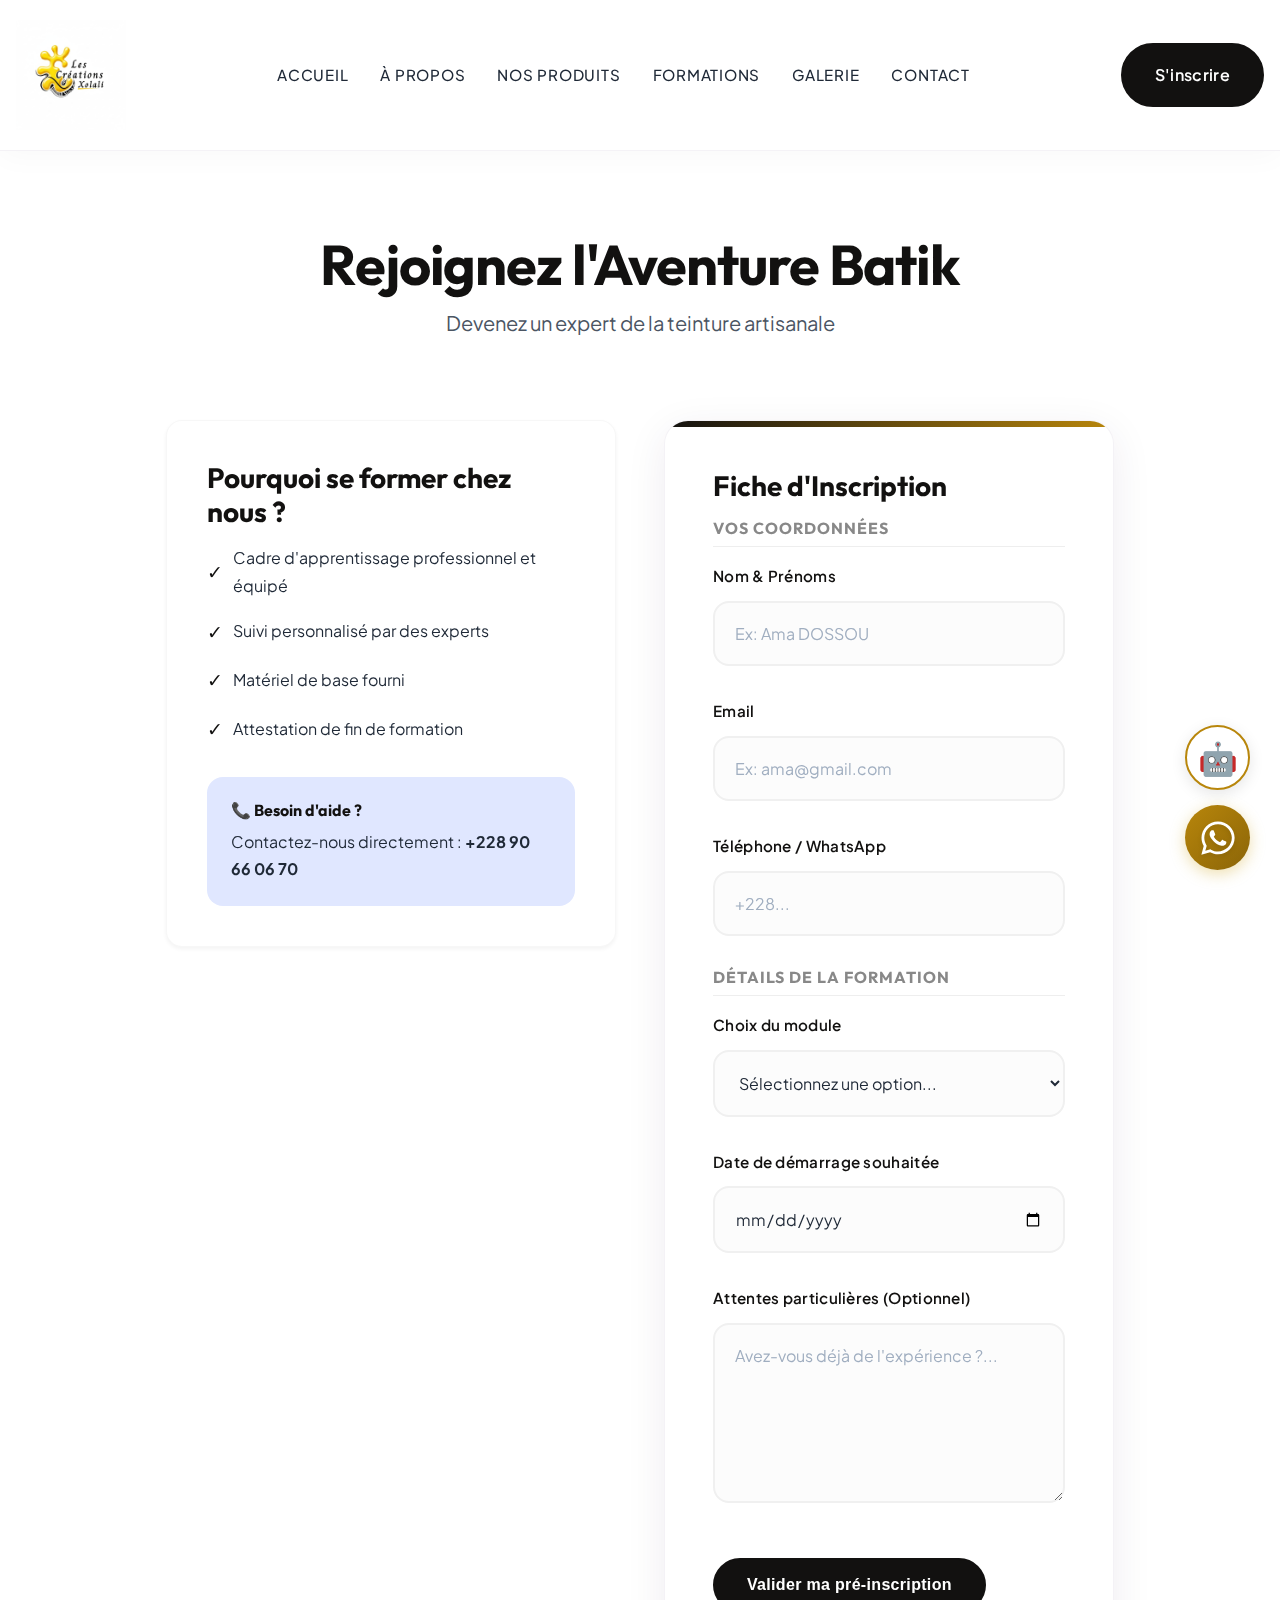
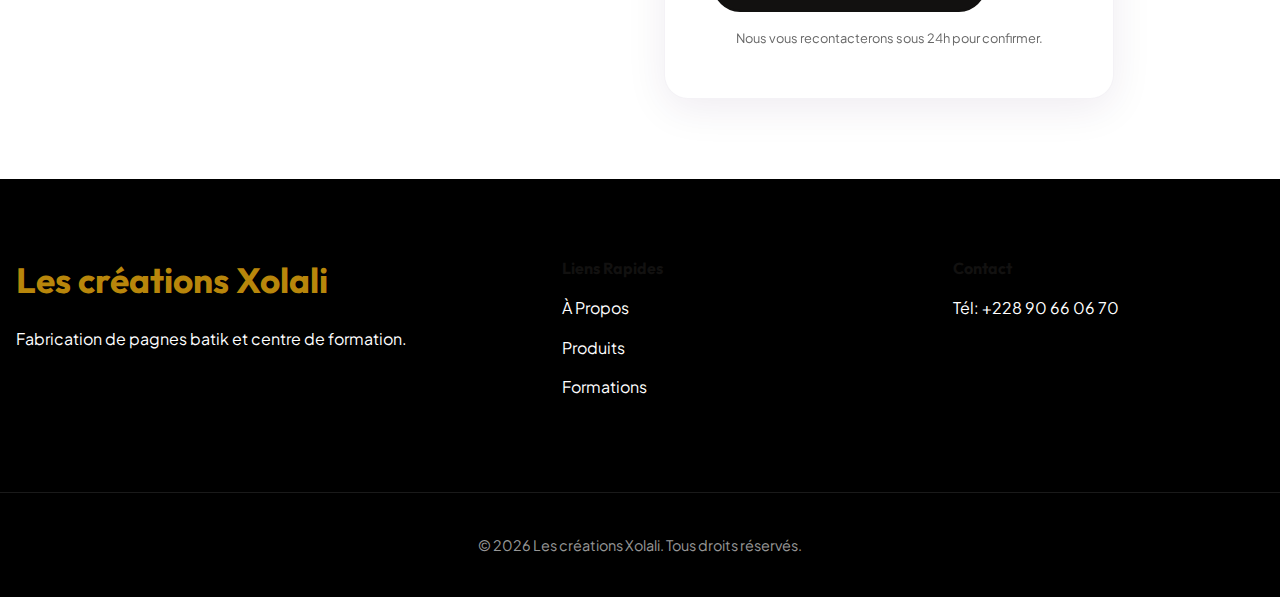
<file: inscription.html>
<!DOCTYPE html>
<html lang="fr">

<head>
    <meta charset="UTF-8">
    <meta name="viewport" content="width=device-width, initial-scale=1.0">
    <meta name="description" content="Inscrivez-vous à nos formations en technique batik.">
    <title>Inscription - Les créations Xolali</title>

    <link rel="preconnect" href="https://fonts.googleapis.com">
    <link rel="preconnect" href="https://fonts.gstatic.com" crossorigin>
    <link
        href="https://fonts.googleapis.com/css2?family=Outfit:wght@400;500;600;700;800&family=Plus+Jakarta+Sans:wght@400;500;600;700&display=swap"
        rel="stylesheet">
    <link rel="icon" type="image/jpeg" href="assets/image/xolalis-logo.jpg">
    <link rel="stylesheet" href="assets/css/style.css">
</head>

<body>

    <header class="header">
        <div class="container header__container">
            <a href="index.html" class="logo">
                <img src="assets/image/xolalis-logo.jpg" alt="Les Créations Xolali">
            </a>
            <button class="nav-toggle" aria-label="Ouvrir le menu"><span class="hamburger"></span></button>
            <nav class="nav">
                <ul class="nav__list">
                    <li class="nav__item"><a href="index.html" class="nav__link">Accueil</a></li>
                    <li class="nav__item"><a href="about.html" class="nav__link">À Propos</a></li>
                    <li class="nav__item"><a href="products.html" class="nav__link">Nos Produits</a></li>
                    <li class="nav__item"><a href="formations.html" class="nav__link">Formations</a></li>
                    <li class="nav__item"><a href="gallery.html" class="nav__link">Galerie</a></li>
                    <li class="nav__item"><a href="contact.html" class="nav__link">Contact</a></li>
                </ul>
                <a href="inscription.html" class="btn btn--primary nav__cta">S'inscrire</a>
            </nav>
        </div>
    </header>

    <main>
        <section class="section bg-light">
            <div class="container">
                <div class="section__header reveal">
                    <h1 class="section__title">Rejoignez l'Aventure Batik</h1>
                    <p class="section__subtitle">Devenez un expert de la teinture artisanale</p>
                </div>

                <div class="grid grid--2" style="align-items: start; gap: 3rem;">
                    <!-- Left: Benefits/Info -->
                    <div class="reveal">
                        <div class="card" style="position: sticky; top: 100px;">
                            <h3 class="mb-2">Pourquoi se former chez nous ?</h3>
                            <ul style="list-style: none; padding: 0;">
                                <li style="margin-bottom: 1rem; display: flex; align-items: center;">
                                    <span
                                        style="color: var(--color-primary); margin-right: 10px; font-size: 1.2rem;">✓</span>
                                    <span>Cadre d'apprentissage professionnel et équipé</span>
                                </li>
                                <li style="margin-bottom: 1rem; display: flex; align-items: center;">
                                    <span
                                        style="color: var(--color-primary); margin-right: 10px; font-size: 1.2rem;">✓</span>
                                    <span>Suivi personnalisé par des experts</span>
                                </li>
                                <li style="margin-bottom: 1rem; display: flex; align-items: center;">
                                    <span
                                        style="color: var(--color-primary); margin-right: 10px; font-size: 1.2rem;">✓</span>
                                    <span>Matériel de base fourni</span>
                                </li>
                                <li style="margin-bottom: 1rem; display: flex; align-items: center;">
                                    <span
                                        style="color: var(--color-primary); margin-right: 10px; font-size: 1.2rem;">✓</span>
                                    <span>Attestation de fin de formation</span>
                                </li>
                            </ul>
                            <div
                                style="margin-top: 2rem; padding: 1.5rem; background: #e0e7ff; border-radius: var(--radius-md);">
                                <h4 style="color: var(--color-primary); margin-bottom: 0.5rem;">📞 Besoin d'aide ?</h4>
                                <p>Contactez-nous directement : <strong>+228 90 66 06 70</strong></p>
                            </div>
                        </div>
                    </div>

                    <!-- Right: Form -->
                    <div class="form-container reveal reveal-delay-1">
                        <h3 class="text-center mb-2">Fiche d'Inscription</h3>
                        <form name="inscription" method="POST" action="https://formspree.io/f/mykwprzz">
                            <!-- Personal Info -->
                            <h4
                                style="font-size: 1rem; text-transform: uppercase; letter-spacing: 1px; color: #888; margin-bottom: 1rem; border-bottom: 1px solid #eee; padding-bottom: 0.5rem;">
                                Vos Coordonnées</h4>
                            <div class="form-group">
                                <label for="name" class="form-label">Nom & Prénoms</label>
                                <input type="text" id="name" name="nom" class="form-input" placeholder="Ex: Ama DOSSOU"
                                    required>
                            </div>
                            <div class="form-group">
                                <label for="email" class="form-label">Email</label>
                                <input type="email" id="email" name="email" class="form-input"
                                    placeholder="Ex: ama@gmail.com" required>
                            </div>
                            <div class="form-group">
                                <label for="phone" class="form-label">Téléphone / WhatsApp</label>
                                <input type="tel" id="phone" name="telephone" class="form-input" placeholder="+228..."
                                    required>
                            </div>

                            <!-- Course Info -->
                            <h4
                                style="font-size: 1rem; text-transform: uppercase; letter-spacing: 1px; color: #888; margin-top: 2rem; margin-bottom: 1rem; border-bottom: 1px solid #eee; padding-bottom: 0.5rem;">
                                Détails de la Formation</h4>
                            <div class="form-group">
                                <label for="course" class="form-label">Choix du module</label>
                                <select id="course" name="formation" class="form-select" required>
                                    <option value="" disabled selected>Sélectionnez une option...</option>
                                    <option value="initiation"> initiation au Batik (3 jours)</option>
                                    <option value="perfectionnement"> perfectionnement (1 semaine)</option>
                                    <option value="professionnelle"> formation Pro (3 mois)</option>
                                </select>
                            </div>
                            <div class="form-group">
                                <label for="date" class="form-label">Date de démarrage souhaitée</label>
                                <input type="date" id="date" name="date_debut" class="form-input" required>
                            </div>
                            <div class="form-group">
                                <label for="message" class="form-label">Attentes particulières (Optionnel)</label>
                                <textarea id="message" name="attentes" class="form-textarea" rows="3"
                                    placeholder="Avez-vous déjà de l'expérience ?..."></textarea>
                            </div>

                            <button type="submit" class="btn btn--primary w-100" style="margin-top: 1rem;">Valider ma
                                pré-inscription</button>
                            <p style="font-size: 0.8rem; color: #666; text-align: center; margin-top: 1rem;">Nous vous
                                recontacterons sous 24h pour confirmer.</p>
                        </form>
                    </div>
                </div>
            </div>
        </section>
    </main>

    <footer class="footer">
        <div class="container footer__container">
            <div class="footer__col">
                <h3 class="footer__logo">Les créations Xolali</h3>
                <p>Fabrication de pagnes batik et centre de formation.</p>
            </div>
            <div class="footer__col">
                <h4>Liens Rapides</h4>
                <ul class="footer__links">
                    <li><a href="about.html">À Propos</a></li>
                    <li><a href="products.html">Produits</a></li>
                    <li><a href="formations.html">Formations</a></li>
                </ul>
            </div>
            <div class="footer__col">
                <h4>Contact</h4>
                <p></p>
                <p>Tél: +228 90 66 06 70</p>
            </div>
        </div>
        <div class="footer__bottom">
            <p>&copy; 2026 Les créations Xolali. Tous droits réservés.</p>
        </div>
    </footer>

    <script src="assets/js/main.js"></script>
    <script>
        // Simple script to pre-select course from URL params
        const urlParams = new URLSearchParams(window.location.search);
        const courseParam = urlParams.get('course');
        if (courseParam) {
            const select = document.getElementById('course');
            if (select) {
                select.value = courseParam;
            }
        }
    </script>
</body>

</html>
</file>
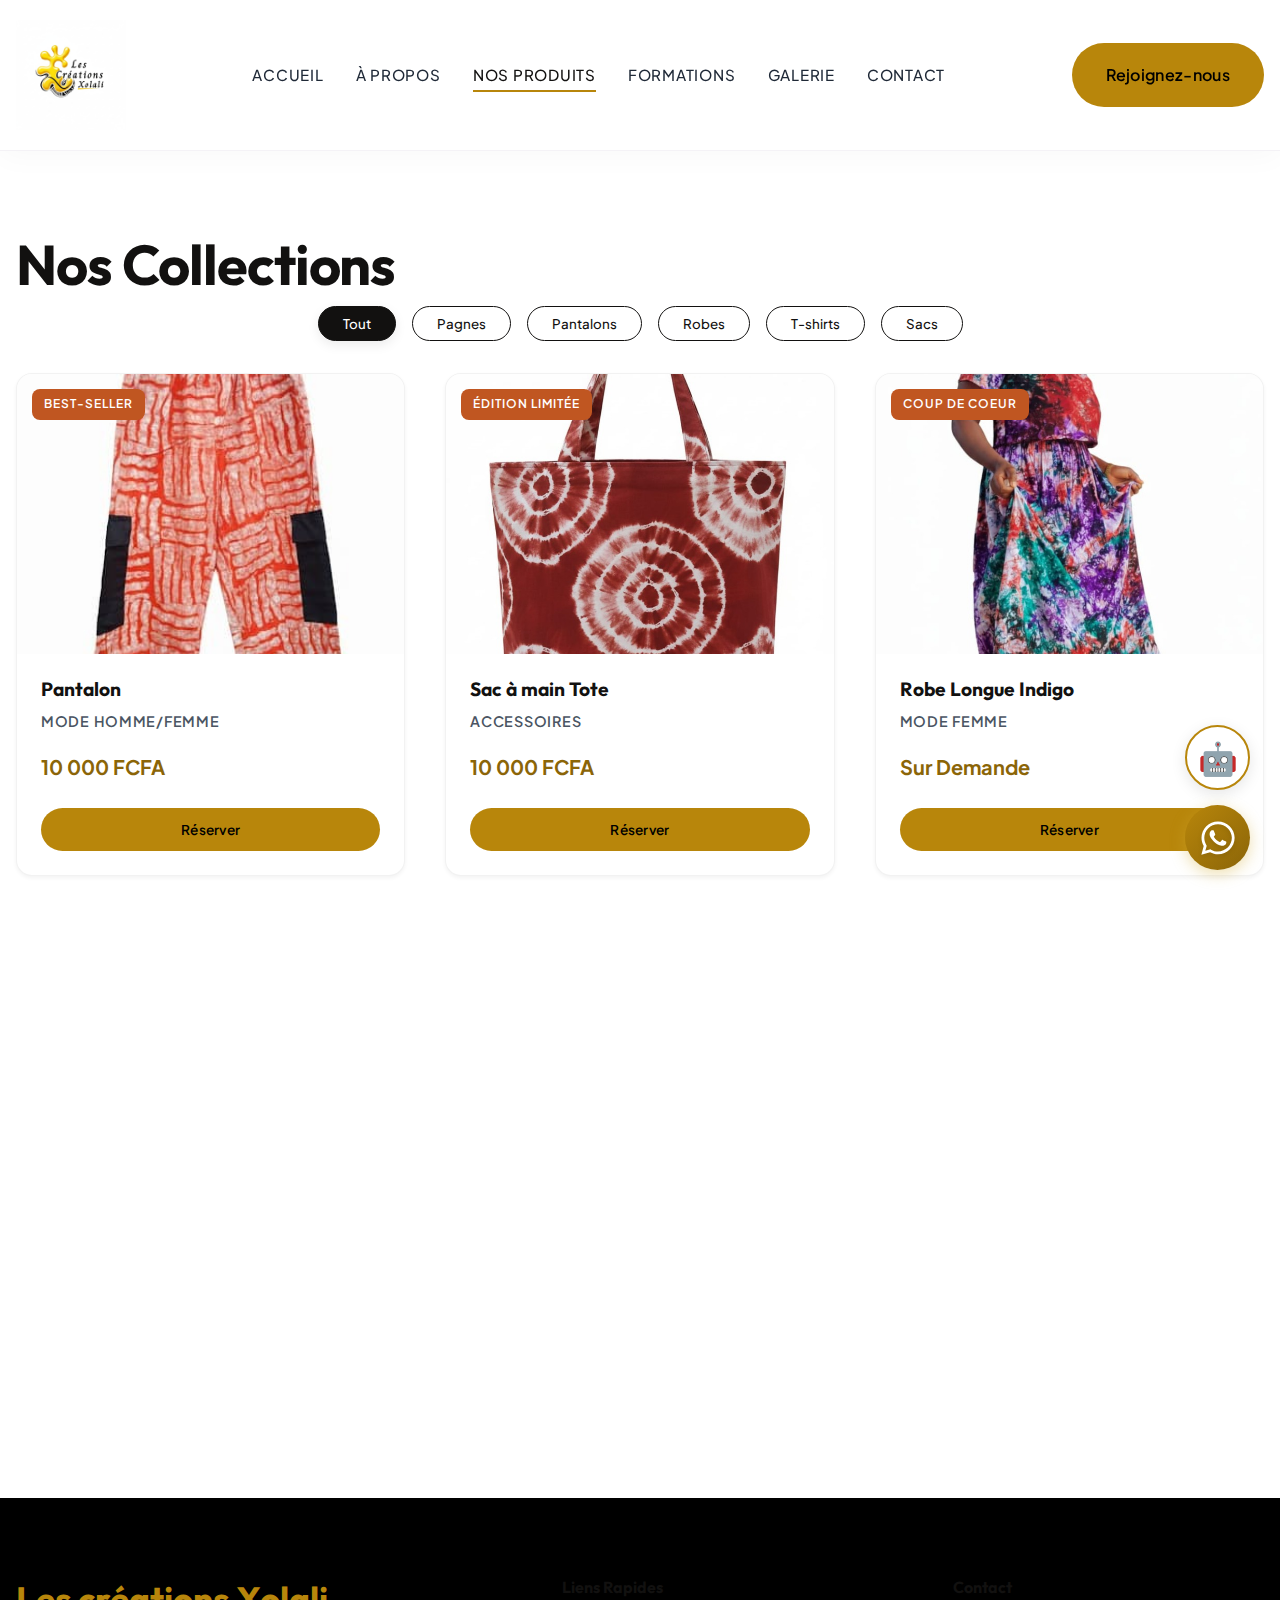
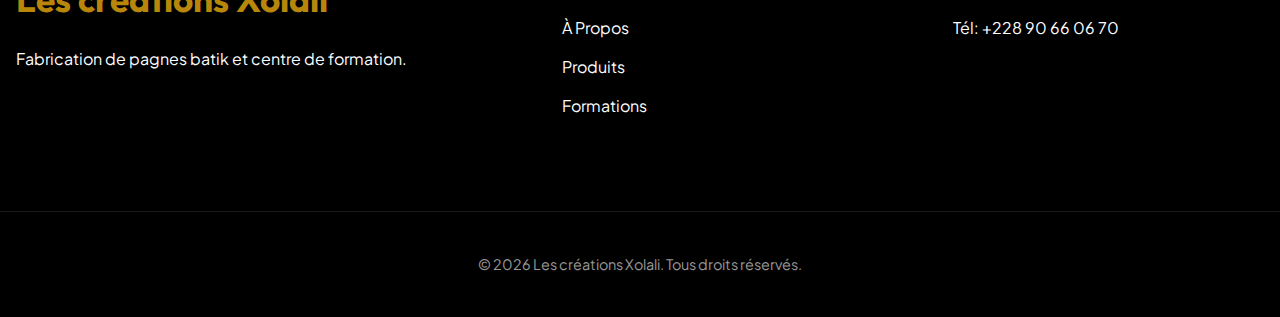
<file: products.html>
<!DOCTYPE html>
<html lang="fr">

<head>
    <meta charset="UTF-8">
    <meta name="viewport" content="width=device-width, initial-scale=1.0">
    <meta name="description" content="Découvrez notre collection de pagnes batik : Vêtements, Décoration, Accessoires.">
    <title>Nos Produits - Les créations Xolali</title>

    <link rel="preconnect" href="https://fonts.googleapis.com">
    <link rel="preconnect" href="https://fonts.gstatic.com" crossorigin>
    <link
        href="https://fonts.googleapis.com/css2?family=Outfit:wght@400;500;600;700;800&family=Plus+Jakarta+Sans:wght@400;500;600;700&display=swap"
        rel="stylesheet">
    <link rel="icon" type="image/jpeg" href="assets/image/xolalis-logo.jpg">
    <link rel="stylesheet" href="assets/css/style.css">
</head>

<body>

    <header class="header">
        <div class="container header__container">
            <a href="index.html" class="logo">
                <img src="assets/image/xolalis-logo.jpg" alt="Les Créations Xolali">
            </a>
            <button class="nav-toggle" aria-label="Ouvrir le menu"><span class="hamburger"></span></button>
            <nav class="nav">
                <ul class="nav__list">
                    <li class="nav__item"><a href="index.html" class="nav__link">Accueil</a></li>
                    <li class="nav__item"><a href="about.html" class="nav__link">À Propos</a></li>
                    <li class="nav__item"><a href="products.html" class="nav__link active">Nos Produits</a></li>
                    <li class="nav__item"><a href="formations.html" class="nav__link">Formations</a></li>
                    <li class="nav__item"><a href="gallery.html" class="nav__link">Galerie</a></li>
                    <li class="nav__item"><a href="contact.html" class="nav__link">Contact</a></li>
                </ul>
                <a href="inscription.html" class="btn btn--cta nav__cta">Rejoignez-nous</a>
            </nav>
        </div>
    </header>

    <main>
        <section class="section">
            <div class="container">
                <h1 class="section__title">Nos Collections</h1>

                <!-- Filters -->
                <div class="filters">
                    <button class="filter-btn active" data-filter="all">Tout</button>
                    <button class="filter-btn" data-filter="pagnes">Pagnes</button>
                    <button class="filter-btn" data-filter="pantalons">Pantalons</button>
                    <button class="filter-btn" data-filter="robes">Robes</button>
                    <button class="filter-btn" data-filter="tshirts">T-shirts</button>
                    <button class="filter-btn" data-filter="sacs">Sacs</button>
                </div>

                <!-- Product Grid -->
                <div class="grid grid--3" id="product-grid">
                    <!-- Product 2 : Pantalon -->
                    <div class="product-card reveal reveal-delay-1" data-category="pantalons">
                        <span class="product-badge">Best-Seller</span>
                        <div class="product-img">
                            <img src="assets/image/product-pantalon.jpg" alt="Pantalon Batik"
                                style="width: 100%; height: 100%; object-fit: cover;">
                        </div>
                        <div class="product-info">
                            <h3 class="product-title">Pantalon</h3>
                            <p class="product-category">Mode Homme/Femme</p>
                            <p class="product-price">10 000 FCFA</p>
                            <div class="product-actions">
                                <a href="contact.html?subject=Reservation%20Pantalon%20Batik"
                                    class="btn btn--reserve">Réserver</a>
                            </div>
                        </div>
                    </div>

                    <!-- Product 3 : Sac -->
                    <div class="product-card reveal reveal-delay-2" data-category="sacs">
                        <span class="product-badge">Édition Limitée</span>
                        <div class="product-img">
                            <img src="assets/image/product-sac.jpg" alt="Sac Batik"
                                style="width: 100%; height: 100%; object-fit: cover;">
                        </div>
                        <div class="product-info">
                            <h3 class="product-title">Sac à main Tote</h3>
                            <p class="product-category">Accessoires</p>
                            <p class="product-price">10 000 FCFA</p>
                            <div class="product-actions">
                                <a href="contact.html?subject=Reservation%20Sac%20Tote"
                                    class="btn btn--reserve">Réserver</a>
                            </div>
                        </div>
                    </div>

                    <!-- Product 4 : Robe -->
                    <div class="product-card reveal" data-category="robes">
                        <span class="product-badge">Coup de coeur</span>
                        <div class="product-img">
                            <img src="assets/image/product-robe.jpg" alt="Robe Batik"
                                style="width: 100%; height: 100%; object-fit: cover;">
                        </div>
                        <div class="product-info">
                            <h3 class="product-title">Robe Longue Indigo</h3>
                            <p class="product-category">Mode Femme</p>
                            <p class="product-price">Sur Demande</p>
                            <div class="product-actions">
                                <a href="contact.html?subject=Reservation%20Robe%20Indigo"
                                    class="btn btn--reserve">Réserver</a>
                            </div>
                        </div>
                    </div>

                    <!-- Product 5 : T-shirt -->
                    <div class="product-card reveal reveal-delay-1" data-category="tshirts">
                        <div class="product-img">
                            <img src="assets/image/product-tshirt.jpg" alt="T-shirt Batik"
                                style="width: 100%; height: 100%; object-fit: cover;">
                        </div>
                        <div class="product-info">
                            <h3 class="product-title">T-shirt Motif Atypique</h3>
                            <p class="product-category">T-shirts</p>
                            <p class="product-price">7 000 FCFA</p>
                            <div class="product-actions">
                                <a href="contact.html?subject=Reservation%20T-shirt%20Batik"
                                    class="btn btn--reserve">Réserver</a>
                            </div>
                        </div>
                    </div>

                    <!-- Product 6 : Autre Pagne -->
                    <div class="product-card reveal reveal-delay-2" data-category="pagnes">
                        <span class="product-badge">Prestige</span>
                        <div class="product-img">
                            <img src="assets/image/gallery-batik-4.jpg" alt="Pagne Prestige"
                                style="width: 100%; height: 100%; object-fit: cover;">
                        </div>
                        <div class="product-info">
                            <h3 class="product-title">Pagne Prestige</h3>
                            <p class="product-category">Pagnes Batik</p>
                            <p class="product-price">5 000 FCFA</p>
                            <div class="product-actions">
                                <a href="contact.html?subject=Reservation%20Pagne%20Prestige"
                                    class="btn btn--reserve">Réserver</a>
                            </div>
                        </div>
                    </div>
                </div>
        </section>
    </main>

    <footer class="footer">
        <div class="container footer__container">
            <div class="footer__col">
                <h3 class="footer__logo">Les créations Xolali</h3>
                <p>Fabrication de pagnes batik et centre de formation.</p>
            </div>
            <div class="footer__col">
                <h4>Liens Rapides</h4>
                <ul class="footer__links">
                    <li><a href="about.html">À Propos</a></li>
                    <li><a href="products.html">Produits</a></li>
                    <li><a href="formations.html">Formations</a></li>
                </ul>
            </div>
            <div class="footer__col">
                <h4>Contact</h4>
                <p></p>
                <p>Tél: +228 90 66 06 70</p>
            </div>
        </div>
        <div class="footer__bottom">
            <p>&copy; 2026 Les créations Xolali. Tous droits réservés.</p>
        </div>
    </footer>

    <script src="assets/js/main.js"></script>
</body>

</html>
</file>
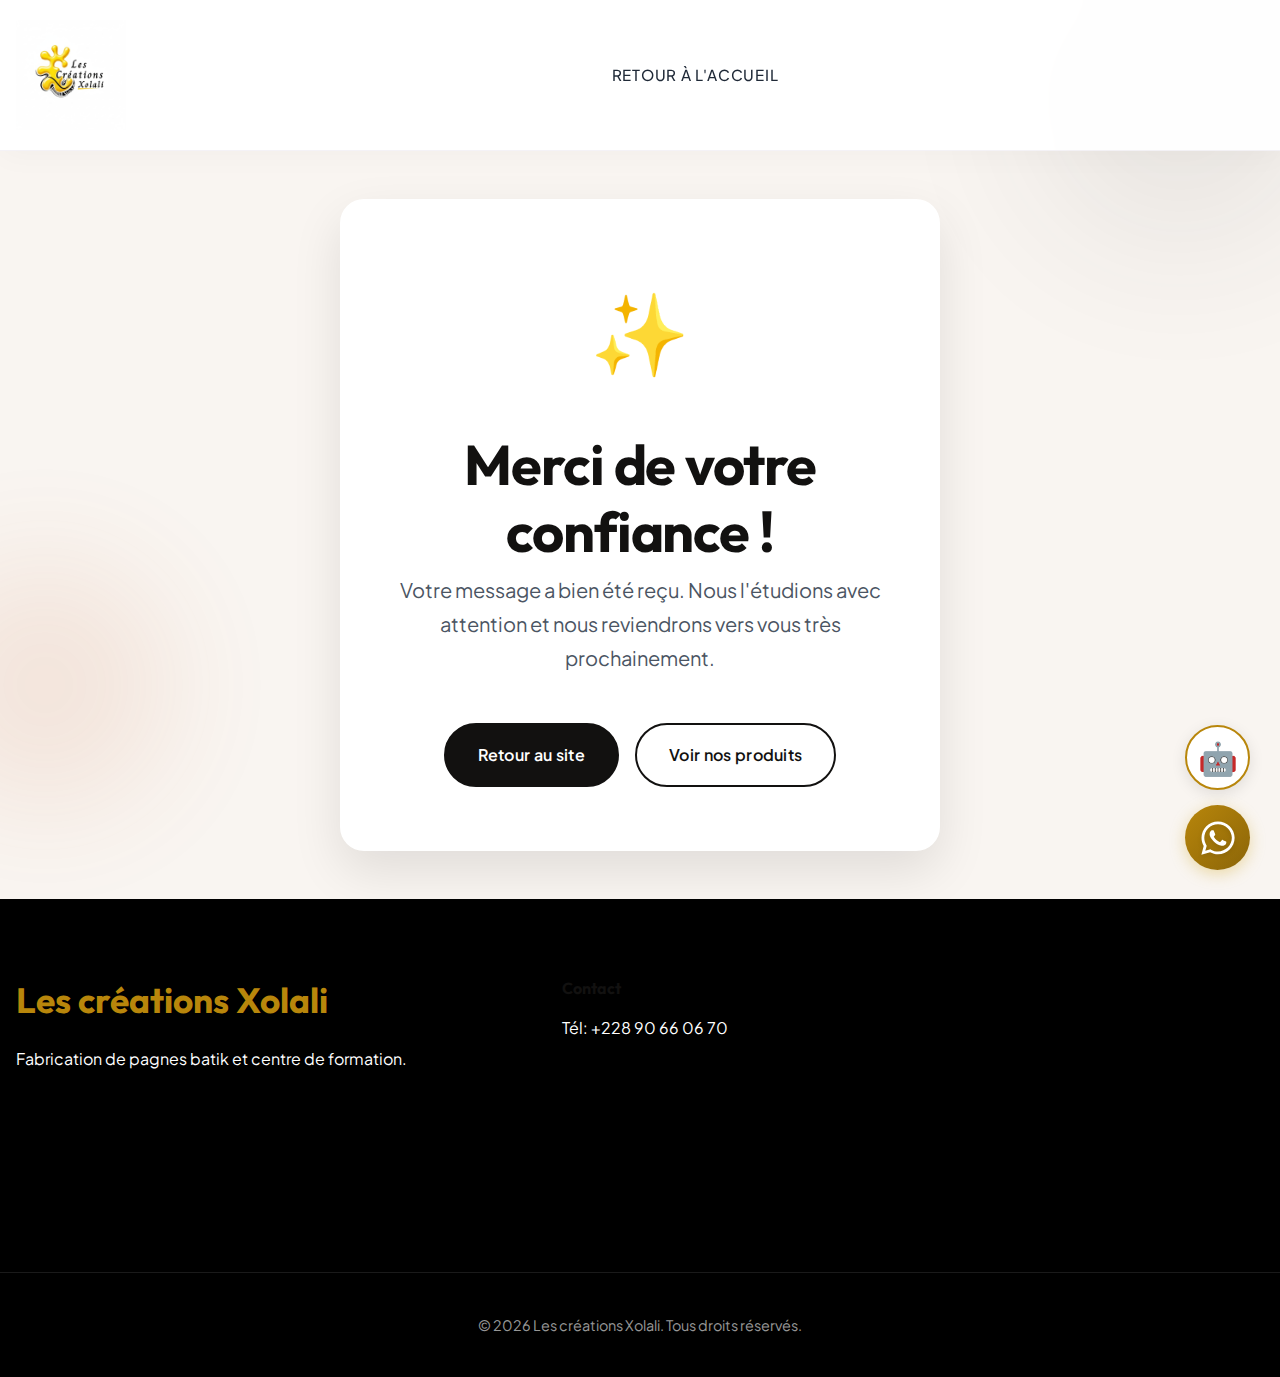
<file: success.html>
<!DOCTYPE html>
<html lang="fr">

<head>
    <meta charset="UTF-8">
    <meta name="viewport" content="width=device-width, initial-scale=1.0">
    <title>Message Envoyé - Les créations Xolali</title>
    <link rel="preconnect" href="https://fonts.googleapis.com">
    <link rel="preconnect" href="https://fonts.gstatic.com" crossorigin>
    <link
        href="https://fonts.googleapis.com/css2?family=Outfit:wght@400;500;600;700;800&family=Plus+Jakarta+Sans:wght@400;500;600;700&display=swap"
        rel="stylesheet">
    <link rel="icon" type="image/jpeg" href="assets/image/xolalis-logo.jpg">
    <link rel="stylesheet" href="assets/css/style.css">
    <style>
        .success-hero {
            min-height: 80vh;
            display: flex;
            align-items: center;
            justify-content: center;
            text-align: center;
            padding: 3rem;
        }

        .success-card {
            max-width: 600px;
            background: white;
            padding: 4rem 3rem;
            border-radius: var(--radius-lg);
            box-shadow: 0 20px 50px rgba(0, 0, 0, 0.1);
            position: relative;
            overflow: hidden;
        }

        .success-icon {
            font-size: 5rem;
            margin-bottom: 2rem;
            display: block;
        }
    </style>
</head>

<body>
    <header class="header">
        <div class="container header__container">
            <a href="index.html" class="logo">
                <img src="assets/image/xolalis-logo.jpg" alt="Les Créations Xolali">
            </a>
            <nav class="nav">
                <ul class="nav__list">
                    <li class="nav__item"><a href="index.html" class="nav__link">Retour à l'accueil</a></li>
                </ul>
            </nav>
        </div>
    </header>

    <main>
        <section class="success-hero section--alt">
            <div class="decoration decoration--1"></div>
            <div class="decoration decoration--2"></div>
            <div class="container">
                <div class="success-card reveal active">
                    <span class="success-icon">✨</span>
                    <h1 class="section__title">Merci de votre confiance !</h1>
                    <p class="section__subtitle" style="margin-bottom: 3rem;">Votre message a bien été reçu. Nous
                        l'étudions avec attention et nous reviendrons vers vous très prochainement.</p>
                    <div style="display: flex; gap: 1rem; justify-content: center;">
                        <a href="index.html" class="btn btn--primary">Retour au site</a>
                        <a href="products.html" class="btn btn--secondary">Voir nos produits</a>
                    </div>
                </div>
            </div>
        </section>
    </main>

    <footer class="footer">
        <div class="container footer__container">
            <div class="footer__col">
                <h3 class="footer__logo">Les créations Xolali</h3>
                <p>Fabrication de pagnes batik et centre de formation.</p>
            </div>
            <div class="footer__col">
                <h4>Contact</h4>
                <p></p>
                <p>Tél: +228 90 66 06 70</p>
            </div>
        </div>
    </footer>

    <script src="assets/js/main.js"></script>
    <footer class="footer">
        <div class="footer__bottom">
            <p>&copy; 2026 Les créations Xolali. Tous droits réservés.</p>
        </div>
    </footer>
</body>

</html>
</file>
<file: assets/css/style.css>
/* 
 * Les créations Xolali - Main Stylesheet
 * Theme: Noir Ebène & Gold (African Luxury)
 * Fonts: Outfit (Titles), Inter (Body)
 */

:root {
    /* Colors - Palette "Noir Ebène" (Luxury & Heritage) */
    --color-primary: #121110;
    /* Noir Ebène (Ebony Black) */
    --color-primary-light: #2A2826;
    /* Soft Charcoal */
    --color-primary-dark: #000000;
    /* Pure Black */

    --color-secondary: #C05621;
    /* Terracotta (Earth & Wax) - Kept for cultural warmth */

    --color-accent: #B8860B;
    /* Dark Gold / Vieux Or */
    --color-accent-light: #D4AF37;
    /* Metallic Gold */
    --color-accent-dark: #8B6508;
    /* Antique Bronze Gold */

    --color-text: #1F2937;
    --color-text-light: #4B5563;
    --color-text-inverse: #FFFFFF;

    --color-bg: #FFFFFF;
    --color-bg-alt: #F9F5F1;
    /* Rich Cream / Natural Fabric */
    --color-surface: #FFFFFF;

    /* Typography */
    --font-heading: 'Outfit', sans-serif;
    --font-body: 'Plus Jakarta Sans', sans-serif;

    /* Spacing */
    --spacing-xs: 0.5rem;
    --spacing-sm: 1rem;
    --spacing-md: 2.5rem;
    --spacing-lg: 5rem;
    --spacing-xl: 10rem;

    /* Border Radius */
    --radius-sm: 8px;
    --radius-md: 16px;
    --radius-lg: 24px;
    --radius-full: 9999px;

    /* Shadows */
    --shadow-sm: 0 2px 4px rgba(18, 17, 16, 0.05);
    --shadow-md: 0 4px 12px rgba(18, 17, 16, 0.08);
    --shadow-lg: 0 12px 24px rgba(18, 17, 16, 0.12);
    --shadow-hover: 0 20px 40px rgba(18, 17, 16, 0.15);

    /* Transitions */
    --transition-fast: 0.2s ease;
    --transition-normal: 0.3s ease;
}

/* Scroll Reveal */
.reveal {
    opacity: 0;
    transform: translateY(30px);
    transition: all 0.8s ease-out;
}

.reveal.active {
    opacity: 1;
    transform: translateY(0);
}

.reveal-delay-1 {
    transition-delay: 0.2s;
}

.reveal-delay-2 {
    transition-delay: 0.4s;
}

/* Reset & Base */
*,
*::before,
*::after {
    box-sizing: border-box;
    margin: 0;
    padding: 0;
}

html {
    scroll-behavior: smooth;
}

body {
    font-family: var(--font-body);
    font-size: 1rem;
    line-height: 1.7;
    color: var(--color-text);
    background-color: var(--color-bg);
    overflow-x: hidden;
}

img {
    max-width: 100%;
    height: auto;
    display: block;
}

a {
    text-decoration: none;
    color: inherit;
    transition: color var(--transition-fast);
}

ul {
    list-style: none;
}

h1,
h2,
h3,
h4,
h5,
h6 {
    font-family: var(--font-heading);
    color: var(--color-primary);
    line-height: 1.2;
    font-weight: 700;
    margin-bottom: var(--spacing-sm);
}

h1 {
    font-size: 3.5rem;
    letter-spacing: -0.02em;
}

h2 {
    font-size: 2.5rem;
    letter-spacing: -0.01em;
}

h3 {
    font-size: 1.75rem;
}

/* Layout Classes */
.container {
    max-width: 1280px;
    margin: 0 auto;
    padding: 0 var(--spacing-sm);
}

.section {
    padding: var(--spacing-lg) 0;
}

.section--alt {
    background-color: var(--color-bg-alt);
}

.section__header {
    text-align: center;
    max-width: 800px;
    margin: 0 auto var(--spacing-lg);
}

.section__title {
    margin-bottom: var(--spacing-xs);
    position: relative;
    display: inline-block;
}

.section__subtitle {
    color: var(--color-text-light);
    font-size: 1.25rem;
}

.grid {
    display: grid;
    gap: var(--spacing-md);
}

.grid--3 {
    grid-template-columns: repeat(auto-fit, minmax(320px, 1fr));
}

.grid--2 {
    grid-template-columns: repeat(auto-fit, minmax(300px, 450px));
    /* Limite la largeur des cartes */
    justify-content: center;
    /* Centre les cartes */
}

/* Glassmorphism Utilities */
.glass {
    background: rgba(255, 255, 255, 0.85);
    backdrop-filter: blur(12px);
    -webkit-backdrop-filter: blur(12px);
    border: 1px solid rgba(255, 255, 255, 0.5);
}

/* Buttons */
.btn {
    display: inline-flex;
    align-items: center;
    justify-content: center;
    padding: 1rem 2rem;
    border-radius: var(--radius-full);
    font-weight: 600;
    font-size: 1rem;
    cursor: pointer;
    border: 2px solid transparent;
    transition: all var(--transition-normal);
    letter-spacing: 0.02em;
}

.btn--primary {
    background-color: var(--color-primary);
    color: white;
    border: 2px solid var(--color-primary);
}

.btn--primary:hover {
    background-color: var(--color-primary-light);
    border-color: var(--color-primary-light);
    transform: translateY(-2px);
    box-shadow: 0 10px 20px rgba(46, 2, 73, 0.2);
}

.btn--secondary {
    background-color: transparent;
    color: var(--color-primary);
    border: 2px solid var(--color-primary);
}

.btn--secondary:hover {
    background-color: var(--color-primary);
    color: var(--color-text-inverse);
}

.btn--accent {
    /* New Button Style */
    background-color: var(--color-secondary);
    color: white;
    border: 2px solid var(--color-secondary);
}

.btn--accent:hover {
    background-color: #9c4219;
    /* Darker terracotta */
    border-color: #9c4219;
    transform: translateY(-2px);
}

.btn--outline {
    border-color: var(--color-primary);
    color: var(--color-primary);
    background: transparent;
}

.btn--outline:hover {
    background-color: var(--color-primary);
    color: var(--color-text-inverse);
}

.btn--cta {
    background: linear-gradient(135deg, var(--color-accent), #B8860B);
    color: var(--color-primary-dark);
}

.btn--cta:hover {
    filter: brightness(1.1);
    transform: translateY(-2px);
}

/* Header */
.header {
    width: 100%;
    padding: 1.25rem 0;
    /* Plus d'espace vertical */
    position: sticky;
    top: 0;
    z-index: 1000;
    transition: all var(--transition-normal);
    background: rgba(255, 255, 255, 0.9);
    /* Légèrement plus transparent pour l'effet glass */
    backdrop-filter: blur(16px);
    /* Flou plus prononcé */
    -webkit-backdrop-filter: blur(16px);
    border-bottom: 1px solid rgba(46, 2, 73, 0.05);
    /* Bordure subtile teintée */
    box-shadow: 0 4px 30px rgba(0, 0, 0, 0.03);
    /* Ombre très douce */
}

.header__container {
    display: flex;
    justify-content: space-between;
    align-items: center;
}

.logo {
    display: block;
    height: 110px;
    /* Logo agrandi */
    flex-shrink: 0;
}

.logo img {
    height: 100%;
    width: auto;
    object-fit: contain;
}

/* Navigation Desktop */
.nav {
    display: flex;
    align-items: center;
    flex: 1;
    /* Prend tout l'espace disponible */
}

.nav__list {
    display: flex;
    gap: 2rem;
    align-items: center;
    margin: 0 auto;
    /* Centre la liste au milieu de l'espace .nav */
}

.nav__link {
    font-weight: 500;
    color: var(--color-text);
    position: relative;
    padding: 0.5rem 0;
    font-size: 0.95rem;
    text-transform: uppercase;
    letter-spacing: 0.05em;
}

.nav__link::after {
    content: '';
    position: absolute;
    bottom: 0;
    left: 0;
    width: 0;
    height: 2px;
    background-color: var(--color-accent);
    transition: width var(--transition-fast);
}

.nav__link:hover::after,
.nav__link.active::after {
    width: 100%;
}

.nav__link.active {
    color: var(--color-primary);
}

.nav__cta {
    flex-shrink: 0;
    /* Empêche le CTA de rétrécir */
}

.nav-toggle {
    display: none;
    background: none;
    border: none;
    cursor: pointer;
}

/* Hero Section */
.hero {
    position: relative;
    padding: var(--spacing-md) 0;
    min-height: 90vh;
    display: flex;
    align-items: center;
    background-color: var(--color-bg);
    overflow: hidden;
}

.hero__bg-decoration {
    position: absolute;
    top: 0;
    left: 0;
    width: 100%;
    height: 100%;
    background:
        radial-gradient(circle at 10% 20%, rgba(212, 175, 55, 0.05) 0%, transparent 40%),
        radial-gradient(circle at 90% 80%, rgba(184, 134, 11, 0.05) 0%, transparent 40%);
    z-index: 0;
}

.hero__bg-decoration::after {
    content: '';
    position: absolute;
    inset: 0;
    background-image: url("data:image/svg+xml,%3Csvg width='60' height='60' viewBox='0 0 60 60' xmlns='http://www.w3.org/2000/svg'%3E%3Cpath d='M30 0l15 30-15 30-15-30z' fill-opacity='0.02' fill='%23B8860B' fill-rule='evenodd'/%3E%3C/svg%3E");
    opacity: 0.5;
    z-index: -1;
}

.hero__container {
    display: grid;
    grid-template-columns: 1.2fr 0.8fr;
    align-items: center;
    gap: var(--spacing-lg);
    position: relative;
    z-index: 1;
}

.hero__content {
    max-width: 700px;
}

.hero__badge {
    display: inline-block;
    padding: 0.5rem 1.25rem;
    background: rgba(184, 134, 11, 0.1);
    color: var(--color-accent-dark);
    border-radius: var(--radius-full);
    font-size: 0.875rem;
    font-weight: 600;
    text-transform: uppercase;
    letter-spacing: 0.1em;
    margin-bottom: 1.5rem;
    border: 1px solid rgba(184, 134, 11, 0.2);
}

.hero__title {
    font-size: 4.5rem;
    line-height: 1.05;
    margin-bottom: 1.5rem;
    font-family: var(--font-heading);
    color: var(--color-primary);
}

.text-gradient {
    background: linear-gradient(135deg, var(--color-accent) 0%, var(--color-accent-dark) 100%);
    -webkit-background-clip: text;
    -webkit-text-fill-color: transparent;
    font-weight: 800;
}

.text-serif {
    font-style: italic;
    font-weight: 400;
    opacity: 0.9;
}

.hero__text {
    font-size: 1.25rem;
    line-height: 1.6;
    color: var(--color-text-light);
    margin-bottom: 2.5rem;
    max-width: 580px;
}

.hero__buttons {
    display: flex;
    gap: 1.5rem;
    margin-bottom: 3rem;
    align-items: center;
}

.hero-slider {
    position: absolute;
    inset: 0;
    z-index: 2;
}

/* WhatsApp Floating Button */
.whatsapp-float {
    position: fixed;
    bottom: 30px;
    right: 30px;
    background: linear-gradient(135deg, var(--color-accent) 0%, var(--color-accent-dark) 100%);
    /* Gold gradient */
    color: white;
    width: 65px;
    /* Slightly larger */
    height: 65px;
    border-radius: 50%;
    text-align: center;
    font-size: 32px;
    box-shadow: 0 4px 15px rgba(212, 175, 55, 0.4);
    /* Gold shadow */
    z-index: 1000;
    display: flex;
    align-items: center;
    justify-content: center;
    transition: all 0.4s cubic-bezier(0.175, 0.885, 0.32, 1.275);
    text-decoration: none;
    animation: pulse-gold 2.5s infinite;
}

.whatsapp-float:hover {
    transform: scale(1.1) translateY(-5px);
    box-shadow: 0 8px 25px rgba(212, 175, 55, 0.6);
}

.whatsapp-icon {
    width: 38px;
    height: 38px;
    fill: white;
    filter: drop-shadow(0 2px 2px rgba(0, 0, 0, 0.1));
}

@keyframes pulse-gold {
    0% {
        box-shadow: 0 0 0 0 rgba(212, 175, 55, 0.7);
    }

    70% {
        box-shadow: 0 0 0 15px rgba(212, 175, 55, 0);
    }

    100% {
        box-shadow: 0 0 0 0 rgba(212, 175, 55, 0);
    }
}

.hero__stats {
    display: flex;
    align-items: center;
    gap: 2rem;
}

.stat-item {
    display: flex;
    flex-direction: column;
}

.stat-number {
    font-size: 1.5rem;
    font-weight: 700;
    color: var(--color-primary);
    font-family: var(--font-heading);
}

.stat-label {
    font-size: 0.875rem;
    color: var(--color-text-light);
    text-transform: uppercase;
    letter-spacing: 0.05em;
}

.stat-divider {
    width: 1px;
    height: 40px;
    background: rgba(0, 0, 0, 0.1);
}

.hero__visual {
    position: relative;
}

.hero__image-wrapper {
    position: relative;
    border-radius: var(--radius-lg);
    overflow: hidden;
    height: 600px;
    box-shadow: var(--shadow-lg);
}

.hero__image-overlay {
    position: absolute;
    inset: 0;
    background: linear-gradient(to top, rgba(18, 17, 16, 0.4), transparent 50%);
    z-index: 3;
}

.hero__floating-card {
    position: absolute;
    bottom: 40px;
    left: -40px;
    padding: 1.5rem;
    border-radius: var(--radius-md);
    display: flex;
    align-items: center;
    gap: 1.25rem;
    min-width: 240px;
    z-index: 10;
    animation: float-y 4s ease-in-out infinite;
}

.floating-card__icon {
    width: 50px;
    height: 50px;
    background: var(--color-accent);
    color: white;
    border-radius: 12px;
    display: flex;
    align-items: center;
    justify-content: center;
    font-size: 1.5rem;
}

.floating-card__title {
    font-weight: 700;
    margin-bottom: 0.25rem;
    color: var(--color-primary);
}

.floating-card__text {
    font-size: 0.875rem;
    color: var(--color-text-light);
}

.hero__scroll-indicator {
    position: absolute;
    bottom: 40px;
    left: 50%;
    transform: translateX(-50%);
    display: flex;
    flex-direction: column;
    align-items: center;
    gap: 0.75rem;
    color: var(--color-text-light);
    font-size: 0.875rem;
    text-transform: uppercase;
    letter-spacing: 0.1em;
    z-index: 5;
}

.mouse {
    width: 24px;
    height: 40px;
    border: 2px solid var(--color-accent);
    border-radius: 12px;
    position: relative;
}

.mouse::after {
    content: '';
    position: absolute;
    top: 8px;
    left: 50%;
    transform: translateX(-50%);
    width: 4px;
    height: 8px;
    background: var(--color-accent);
    border-radius: 2px;
    animation: scroll 2s infinite;
}

@keyframes scroll {
    0% {
        transform: translate(-50%, 0);
        opacity: 1;
    }

    100% {
        transform: translate(-50%, 15px);
        opacity: 0;
    }
}

@keyframes float-y {

    0%,
    100% {
        transform: translateY(0);
    }

    50% {
        transform: translateY(-15px);
    }
}

/* Update reveal animations for better sequence */
.reveal {
    opacity: 0;
    transform: translateY(30px);
    transition: all 1s cubic-bezier(0.2, 0.8, 0.2, 1);
}

.hero__badge.reveal {
    transition-delay: 0.1s;
}

.hero__title.reveal {
    transition-delay: 0.2s;
}

.hero__text.reveal {
    transition-delay: 0.3s;
}

.hero__buttons.reveal {
    transition-delay: 0.4s;
}

.hero__stats.reveal {
    transition-delay: 0.5s;
}

.hero__visual.reveal {
    transition-delay: 0.6s;
}

/* Cards */
.card {
    background: var(--color-surface);
    padding: var(--spacing-md);
    border-radius: var(--radius-md);
    box-shadow: var(--shadow-sm);
    transition: all var(--transition-normal);
    border: 1px solid rgba(0, 0, 0, 0.03);
}

.card:hover {
    transform: translateY(-8px);
    box-shadow: var(--shadow-lg);
}

.card__title {
    font-size: 1.5rem;
    margin-bottom: 1rem;
}

.card__text {
    color: var(--color-text-light);
}

/* Footer */
.footer {
    background-color: var(--color-primary-dark);
    color: var(--color-text-inverse);
    padding: var(--spacing-lg) 0 var(--spacing-md);
}

.footer__container {
    display: grid;
    grid-template-columns: 1.5fr 1fr 1fr;
    gap: var(--spacing-lg);
    margin-bottom: var(--spacing-lg);
}

.footer__logo {
    color: var(--color-accent);
    font-size: 2.2rem;
    margin-bottom: 1.5rem;
}

.footer__links li {
    margin-bottom: 0.75rem;
}

.footer__links a:hover {
    color: var(--color-accent);
}

.footer__bottom {
    border-top: 1px solid rgba(255, 255, 255, 0.1);
    padding-top: var(--spacing-md);
    text-align: center;
    color: rgba(255, 255, 255, 0.6);
    font-size: 0.9rem;
}

/* Responsive */
@media (max-width: 992px) {
    .hero {
        padding: var(--spacing-lg) 0;
        min-height: auto;
    }

    .hero__container {
        display: flex;
        /* Changed from grid to flex for easy ordering */
        flex-direction: column;
        text-align: center;
        gap: 3rem;
    }

    .hero__content {
        order: 1;
        /* Content first */
        max-width: 100%;
        display: flex;
        flex-direction: column;
        align-items: center;
    }

    .hero__title {
        font-size: 3rem;
        max-width: 100%;
    }

    .hero__text {
        max-width: 600px;
        margin-left: auto;
        margin-right: auto;
    }

    .hero__visual {
        order: 2;
        /* Visual/Image second (bottom) */
        width: 100%;
        max-width: 600px;
        margin: 0 auto;
    }

    .hero__image-wrapper {
        height: 450px;
        /* Reduced height on smaller screens */
    }

    .hero__floating-card {
        left: 20px;
        /* Adjust position so it doesn't overflow */
        bottom: 20px;
    }
}

@media (max-width: 768px) {
    .nav {
        position: fixed;
        top: 130px;
        /* Refined top position */
        left: 0;
        right: 0;
        background: var(--color-surface);
        padding: 2rem;
        box-shadow: var(--shadow-lg);
        transform: translateY(-150%);
        transition: transform var(--transition-normal);
        z-index: 99;
        flex-direction: column;
        height: auto;
        gap: 2rem;
    }

    .nav.open {
        transform: translateY(0);
    }

    .nav__list {
        flex-direction: column;
        width: 100%;
        margin: 0;
        /* Reset du margin auto desktop */
    }

    .nav__cta {
        width: 100%;
        text-align: center;
    }

    .nav-toggle {
        display: flex;
        align-items: center;
        justify-content: center;
        width: 44px;
        height: 44px;
        padding: 10px;
        z-index: 1001;
        /* Above mobile nav */
        margin-right: -10px;
        /* Offset padding for alignment */
    }

    .hamburger {
        display: block;
        width: 25px;
        height: 2px;
        background: var(--color-primary);
        position: relative;
        transition: all 0.3s ease;
    }

    .hamburger::before,
    .hamburger::after {
        content: '';
        position: absolute;
        width: 100%;
        height: 2px;
        background: var(--color-primary);
        left: 0;
        transition: all 0.3s ease;
    }

    .hamburger::before {
        top: -8px;
    }

    .hamburger::after {
        bottom: -8px;
    }

    /* Animation when open */
    .nav-toggle.open .hamburger {
        background: transparent;
    }

    .nav-toggle.open .hamburger::before {
        transform: rotate(45deg);
        top: 0;
    }

    .nav-toggle.open .hamburger::after {
        transform: rotate(-45deg);
        bottom: 0;
    }

    .footer__container {
        grid-template-columns: 1fr;
        gap: 2rem;
        text-align: center;
    }
}

/* 
 * PAGE SPECIFIC STYLES 
 */

/* Products Page - Filters */
.filters {
    display: flex;
    gap: 1rem;
    margin-bottom: 2rem;
    flex-wrap: wrap;
    justify-content: center;
}

.filter-btn {
    background: transparent;
    border: 1px solid var(--color-primary);
    color: var(--color-primary);
    padding: 0.5rem 1.5rem;
    border-radius: var(--radius-full);
    cursor: pointer;
    transition: all var(--transition-fast);
    font-family: var(--font-body);
    font-weight: 500;
}

.filter-btn:hover,
.filter-btn.active {
    background: var(--color-primary);
    color: var(--color-text-inverse);
    box-shadow: var(--shadow-md);
}

/* Hero Image & Slider */
.hero__image {
    flex: 1;
    position: relative;
    border-radius: var(--radius-lg);
    overflow: hidden;
    box-shadow: var(--shadow-xl);
    background: #f0f0f0;
    min-height: 500px;
    z-index: 1;
}

.hero-slider {
    position: absolute;
    top: 0;
    left: 0;
    width: 100%;
    height: 100%;
    z-index: 2;
}

.img-hero {
    width: 100%;
    height: 100%;
    object-fit: cover;
    position: absolute;
    top: 0;
    left: 0;
    opacity: 0;
    transition: opacity 1.5s ease-in-out;
    z-index: 1;
}

.img-hero.active {
    opacity: 1 !important;
    /* Force visibility */
    z-index: 10;
}

.product-card {
    border: none;
    border-radius: var(--radius-md);
    overflow: hidden;
    background: var(--color-surface);
    box-shadow: var(--shadow-sm);
    transition: all var(--transition-normal);
}

.product-card:hover {
    transform: translateY(-8px);
    box-shadow: var(--shadow-lg);
}

.product-img {
    height: 300px;
    background-color: var(--color-bg-alt);
    display: flex;
    align-items: center;
    justify-content: center;
    color: var(--color-text-light);
    font-size: 0.9rem;
}

.product-info {
    padding: 1.5rem;
}

.product-title {
    font-size: 1.25rem;
    margin-bottom: 0.5rem;
}

.product-category {
    font-size: 0.875rem;
    color: var(--color-accent);
    text-transform: uppercase;
    font-weight: 600;
    letter-spacing: 0.05em;
    margin-bottom: 0.5rem;
}

.product-price {
    font-weight: 700;
    color: var(--color-primary);
    font-size: 1.1rem;
}

/* Formations Page */
.formation-card {
    background: var(--color-surface);
    border-radius: var(--radius-lg);
    box-shadow: var(--shadow-sm);
    overflow: hidden;
    display: flex;
    flex-direction: column;
    transition: all var(--transition-normal);
    border: 1px solid rgba(0, 0, 0, 0.02);
}

.formation-card:hover {
    transform: translateY(-8px);
    box-shadow: var(--shadow-lg);
}

.formation-header {
    background: linear-gradient(135deg, var(--color-primary), var(--color-primary-light));
    color: white;
    padding: 2rem;
    text-align: center;
}

.formation-header h3 {
    color: white;
    margin-bottom: 0;
}

.formation-body {
    padding: 2rem;
    flex: 1;
    display: flex;
    flex-direction: column;
}

.formation-price {
    font-size: 2.5rem;
    font-weight: 700;
    color: var(--color-accent);
    text-align: center;
    margin: 1.5rem 0;
    font-family: var(--font-heading);
}

.formation-list {
    margin-bottom: 2rem;
    flex-grow: 1;
}

.formation-list li {
    margin-bottom: 0.75rem;
    padding-left: 1.5rem;
    position: relative;
    color: var(--color-text-light);
}

.formation-list li::before {
    content: "•";
    color: var(--color-accent);
    font-weight: bold;
    font-size: 1.25rem;
    position: absolute;
    left: 0;
    top: -2px;
}

/* Gallery Page */
.gallery-grid {
    display: grid;
    grid-template-columns: repeat(auto-fill, minmax(280px, 1fr));
    gap: 1.5rem;
}

/* Decorative Elements */
.decoration {
    position: absolute;
    border-radius: 50%;
    z-index: 0;
    opacity: 0.1;
    pointer-events: none;
    animation: float 6s ease-in-out infinite;
}

.decoration--1 {
    width: 300px;
    height: 300px;
    background: var(--color-primary-light);
    top: -50px;
    right: -50px;
    filter: blur(80px);
    opacity: 0.08;
}

.decoration--2 {
    width: 250px;
    height: 250px;
    background: var(--color-secondary);
    /* Terracotta pop */
    bottom: 10%;
    left: -80px;
    animation-delay: 2s;
    filter: blur(60px);
    opacity: 0.1;
}

@keyframes float {
    0% {
        transform: translateY(0px);
    }

    50% {
        transform: translateY(-20px);
    }

    100% {
        transform: translateY(0px);
    }
}

/* Enhanced Gallery Item */
.gallery-item {
    position: relative;
    overflow: hidden;
    border-radius: var(--radius-md);
    height: 350px;
    background-color: var(--color-bg-alt);
    cursor: pointer;
    box-shadow: var(--shadow-md);
    transition: all 0.4s cubic-bezier(0.175, 0.885, 0.32, 1.275);
    /* Bouncy effect */
}

.gallery-item img {
    width: 100%;
    height: 100%;
    object-fit: cover;
    transition: transform 0.6s ease;
}

.gallery-item:hover {
    transform: translateY(-10px) scale(1.02);
    box-shadow: var(--shadow-hover);
    z-index: 2;
}

.gallery-item:hover img {
    transform: scale(1.15);
    /* Stronger zoom */
}

.gallery-item::after {
    content: attr(data-caption);
    position: absolute;
    bottom: 0;
    left: 0;
    right: 0;
    background: linear-gradient(to top, rgba(46, 2, 73, 0.9), rgba(46, 2, 73, 0));
    /* Indigo gradient */
    color: white;
    padding: 2rem 1rem 1rem;
    text-align: center;
    font-size: 1.1rem;
    font-weight: 600;
    transform: translateY(100%);
    transition: transform 0.4s ease;
    opacity: 0;
}

.gallery-item:hover::after {
    transform: translateY(0);
    opacity: 1;
}

/* Forms (Contact & Inscription) */
/* Forms (Contact & Inscription) */
.contact-container {
    display: grid;
    grid-template-columns: 1fr 1.5fr;
    /* Plus d'espace pour le formulaire */
    gap: 4rem;
    align-items: start;
}

.form-container {
    background: #ffffff;
    padding: 3rem;
    border-radius: var(--radius-lg);
    box-shadow: 0 10px 40px rgba(46, 2, 73, 0.08);
    /* Ombre plus douce et diffuse */
    border: 1px solid rgba(46, 2, 73, 0.05);
    position: relative;
    overflow: hidden;
}

/* Banque décorative en haut du formulaire */
.form-container::before {
    content: '';
    position: absolute;
    top: 0;
    left: 0;
    width: 100%;
    height: 6px;
    background: linear-gradient(90deg, var(--color-primary), var(--color-accent));
}

.form-group {
    margin-bottom: 2rem;
    position: relative;
}

.form-label {
    display: block;
    margin-bottom: 0.75rem;
    font-weight: 600;
    color: var(--color-primary);
    font-size: 0.95rem;
    letter-spacing: 0.02em;
}

.form-input,
.form-textarea,
.form-select {
    width: 100%;
    padding: 1.25rem;
    border: 2px solid #f0f0f0;
    /* Bordure initiale très légère */
    border-radius: var(--radius-md);
    font-family: inherit;
    background: #fcfcfc;
    transition: all var(--transition-normal);
    font-size: 1rem;
    color: var(--color-text);
}

.form-textarea {
    resize: vertical;
    min-height: 180px;
}

.form-input:focus,
.form-textarea:focus,
.form-select:focus {
    outline: none;
    border-color: var(--color-primary-light);
    background: #ffffff;
    box-shadow: 0 4px 12px rgba(46, 2, 73, 0.05);
}

.form-input::placeholder,
.form-textarea::placeholder {
    color: #a0aec0;
}

.contact-info {
    padding-top: 2rem;
}

.contact-info-item {
    margin-bottom: 3rem;
    position: relative;
    padding-left: 1rem;
    border-left: 3px solid var(--color-accent);
    /* Ligne décorative à gauche */
}

.contact-info-title {
    font-weight: 700;
    font-size: 1.5rem;
    /* Titres plus grands */
    color: var(--color-primary);
    margin-bottom: 0.75rem;
    font-family: var(--font-heading);
    letter-spacing: -0.02em;
}

.contact-info p {
    font-size: 1.1rem;
    color: var(--color-text-light);
    margin-bottom: 0.25rem;
}

/* Mobile Adjustments for Page Styles */
@media (max-width: 992px) {
    .contact-container {
        grid-template-columns: 1fr;
        gap: 3rem;
    }

    .contact-info {
        padding-top: 0;
        order: 2;
        /* Formulaire en premier sur mobile */
    }

    .form-container {
        order: 1;
        padding: 2rem;
    }
}

/* Modern Product Cards V3 */
.product-card {
    background: var(--color-surface);
    border-radius: var(--radius-md);
    overflow: hidden;
    transition: all 0.4s cubic-bezier(0.165, 0.84, 0.44, 1);
    border: 1px solid rgba(0, 0, 0, 0.05);
    display: flex;
    flex-direction: column;
    height: 100%;
    position: relative;
}

.product-card:hover {
    transform: translateY(-10px);
    box-shadow: 0 15px 30px rgba(0, 0, 0, 0.1);
}

.product-img {
    height: 280px;
    overflow: hidden;
    position: relative;
}

.product-img img {
    transition: transform 0.6s ease;
}

.product-card:hover .product-img img {
    transform: scale(1.1);
}

.product-badge {
    position: absolute;
    top: 15px;
    left: 15px;
    background: var(--color-secondary);
    color: white;
    padding: 5px 12px;
    border-radius: var(--radius-sm);
    font-size: 0.75rem;
    font-weight: 600;
    text-transform: uppercase;
    letter-spacing: 1px;
    z-index: 10;
}

.product-info {
    padding: 1.5rem;
    flex: 1;
    display: flex;
    flex-direction: column;
}

.product-title {
    font-size: 1.2rem;
    margin-bottom: 0.5rem;
    color: var(--color-primary);
}

.product-category {
    font-size: 0.9rem;
    color: var(--color-text-light);
    margin-bottom: 1rem;
}

.product-price {
    font-size: 1.25rem;
    font-weight: 700;
    color: var(--color-accent-dark);
    margin-bottom: 1.5rem;
}

.product-actions {
    display: grid;
    grid-template-columns: 1fr;
    gap: 10px;
    margin-top: auto;
}

.btn--order {
    background: var(--color-primary);
    color: var(--color-accent);
    border: 1px solid var(--color-accent);
    font-size: 0.85rem;
    padding: 10px 5px;
    display: flex;
    align-items: center;
    justify-content: center;
    gap: 5px;
}

.btn--reserve {
    background: linear-gradient(135deg, var(--color-accent), #B8860B);
    color: var(--color-primary-dark);
    font-size: 0.85rem;
    padding: 10px 5px;
    border: none;
    /* No border for gradient buttons usually */
    font-weight: 600;
}

.btn--reserve:hover {
    filter: brightness(1.1);
    transform: translateY(-2px);
}

/* Virtual Assistant Chat Widget */
.chat-widget {
    position: fixed;
    bottom: 110px;
    /* Aligned with toggle pos / above WhatsApp */
    right: 30px;
    width: 350px;
    background: white;
    border-radius: var(--radius-lg);
    box-shadow: 0 5px 25px rgba(0, 0, 0, 0.15);
    z-index: 999;
    overflow: hidden;
    transform: translateY(20px);
    opacity: 0;
    visibility: hidden;
    transition: all 0.3s cubic-bezier(0.175, 0.885, 0.32, 1.275);
    border: 1px solid rgba(0, 0, 0, 0.05);
    font-family: var(--font-body);
}

.chat-widget.active {
    transform: translateY(0);
    opacity: 1;
    visibility: visible;
}

.chat-header {
    background: linear-gradient(135deg, var(--color-primary) 0%, var(--color-primary-dark) 100%);
    color: white;
    padding: 1.2rem;
    display: flex;
    align-items: center;
    justify-content: space-between;
}

.chat-title {
    font-weight: 600;
    font-size: 1.1rem;
    display: flex;
    align-items: center;
    gap: 10px;
}

.chat-status {
    width: 10px;
    height: 10px;
    background: var(--color-accent);
    border-radius: 50%;
    display: inline-block;
    box-shadow: 0 0 0 2px rgba(46, 204, 113, 0.3);
}

.chat-close {
    background: none;
    border: none;
    color: white;
    font-size: 1.5rem;
    cursor: pointer;
    opacity: 0.8;
    transition: opacity 0.2s;
}

.chat-close:hover {
    opacity: 1;
}

.chat-body {
    height: 350px;
    overflow-y: auto;
    padding: 1.5rem;
    background: #f8f9fa;
    display: flex;
    flex-direction: column;
    gap: 1rem;
}

.chat-message {
    max-width: 85%;
    padding: 10px 15px;
    border-radius: 15px;
    font-size: 0.95rem;
    line-height: 1.4;
    animation: fadeIn 0.3s ease;
}

.chat-message.bot {
    background: white;
    color: var(--color-text);
    border-bottom-left-radius: 2px;
    box-shadow: 0 2px 5px rgba(0, 0, 0, 0.05);
    align-self: flex-start;
}

.chat-message.user {
    background: var(--color-primary);
    color: white;
    border-bottom-right-radius: 2px;
    align-self: flex-end;
}

.chat-options {
    display: flex;
    flex-wrap: wrap;
    gap: 8px;
    margin-top: 5px;
}

.chat-option-btn {
    background: white;
    border: 1px solid var(--color-primary);
    color: var(--color-primary);
    padding: 8px 15px;
    border-radius: 20px;
    font-size: 0.85rem;
    cursor: pointer;
    transition: all 0.2s;
}

.chat-option-btn:hover {
    background: var(--color-primary);
    color: white;
}

/* Chat Toggle Button (Robot Icon) */
.chat-toggle {
    position: fixed;
    bottom: 110px;
    /* 30px (whatsapp bottom) + 65px (whatsapp height) + 15px (gap) */
    right: 30px;
    /* Aligned with WhatsApp */
    width: 65px;
    /* Match WhatsApp size */
    height: 65px;
    /* Match WhatsApp size */
    background: white;
    border-radius: 50%;
    box-shadow: 0 4px 15px rgba(0, 0, 0, 0.1);
    display: flex;
    align-items: center;
    justify-content: center;
    cursor: pointer;
    z-index: 1000;
    transition: all 0.3s ease;
    border: 2px solid var(--color-accent);
    font-size: 2rem;
    /* Larger icon for larger button */
}

.chat-toggle:hover {
    transform: scale(1.1);
    box-shadow: 0 6px 20px rgba(0, 0, 0, 0.15);
}

@keyframes fadeIn {
    from {
        opacity: 0;
        transform: translateY(10px);
    }

    to {
        opacity: 1;
        transform: translateY(0);
    }
}

/* Hide chat toggle on mobile to avoid clutter, relying on WhatsApp */
@media (max-width: 768px) {
    .chat-widget {
        width: 90%;
        right: 5%;
        bottom: 90px;
    }

    .chat-toggle {
        right: 20px;
        bottom: 100px;
    }
}

/* Smartphone Specific Optimizations (max-width: 480px) */
@media (max-width: 480px) {
    :root {
        --spacing-lg: 3rem;
        --spacing-md: 1.5rem;
        --spacing-xl: 3rem;
    }

    h1 {
        font-size: 2.2rem !important;
    }

    h2 {
        font-size: 1.8rem !important;
    }

    .btn {
        padding: 0.8rem 1.5rem !important;
        font-size: 0.85rem !important;
    }

    .logo {
        height: 70px !important;
    }

    .header {
        padding: 0.75rem 0 !important;
    }

    .nav {
        top: 110px !important;
    }

    .hero__title {
        font-size: 2.2rem !important;
        margin-bottom: 1rem;
        line-height: 1.2;
    }

    .hero__text {
        font-size: 1rem;
        margin-bottom: 1.5rem;
    }

    .hero__buttons {
        flex-direction: column;
        width: 100%;
        gap: 1rem;
    }

    .hero__buttons .btn {
        width: 100%;
    }

    .hero__stats {
        flex-direction: column;
        gap: 1.5rem;
        margin-bottom: 2rem;
    }

    .stat-divider {
        display: none;
    }

    .hero__image-wrapper {
        height: 350px;
    }

    .hero__floating-card {
        padding: 1rem;
        min-width: 200px;
        left: 10px;
        bottom: 10px;
    }

    .section {
        padding: 2.5rem 0 !important;
    }

    .product-actions {
        gap: 6px;
    }

    .btn--reserve {
        padding: 8px 10px !important;
        font-size: 0.8rem !important;
    }

    .whatsapp-float {
        width: 55px;
        height: 55px;
        bottom: 20px;
        right: 20px;
        font-size: 28px;
    }

    .chat-toggle {
        width: 55px;
        height: 55px;
        bottom: 85px;
        right: 20px;
        font-size: 1.75rem;
    }
}
</file>
